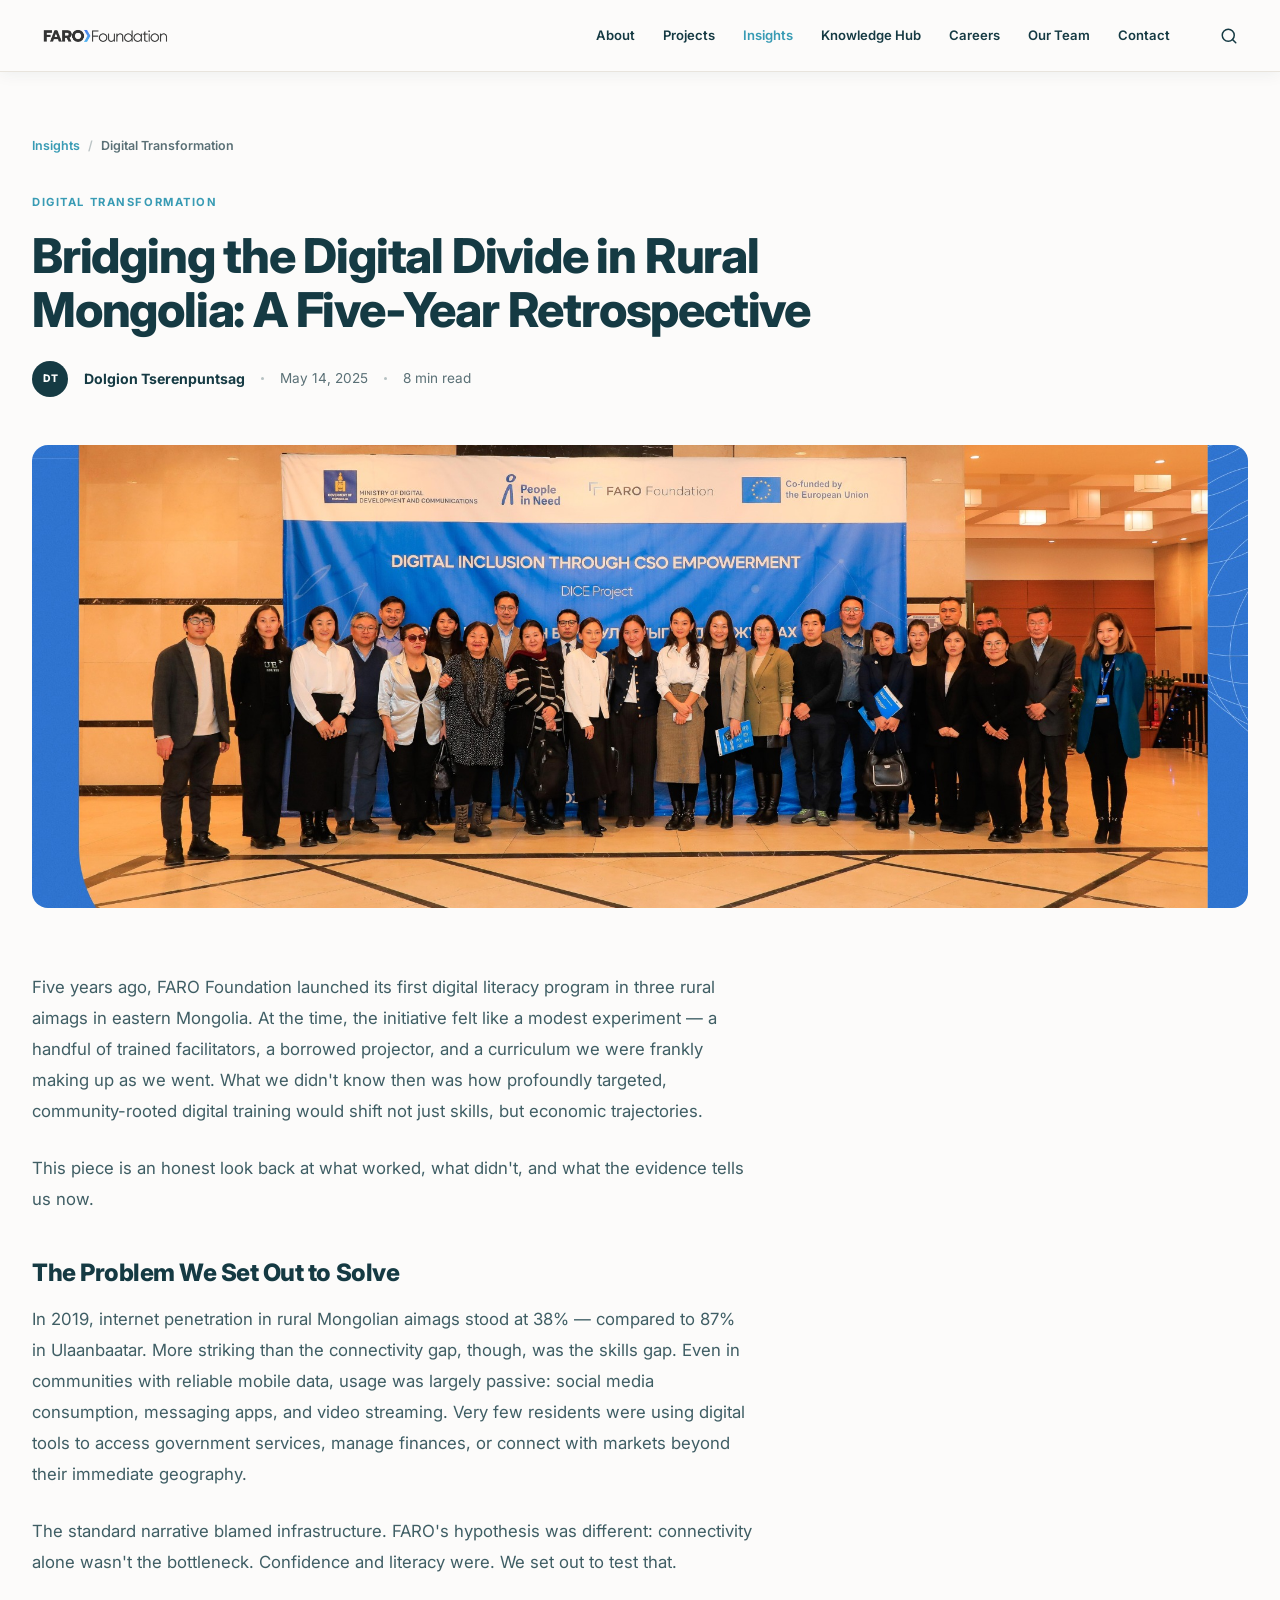
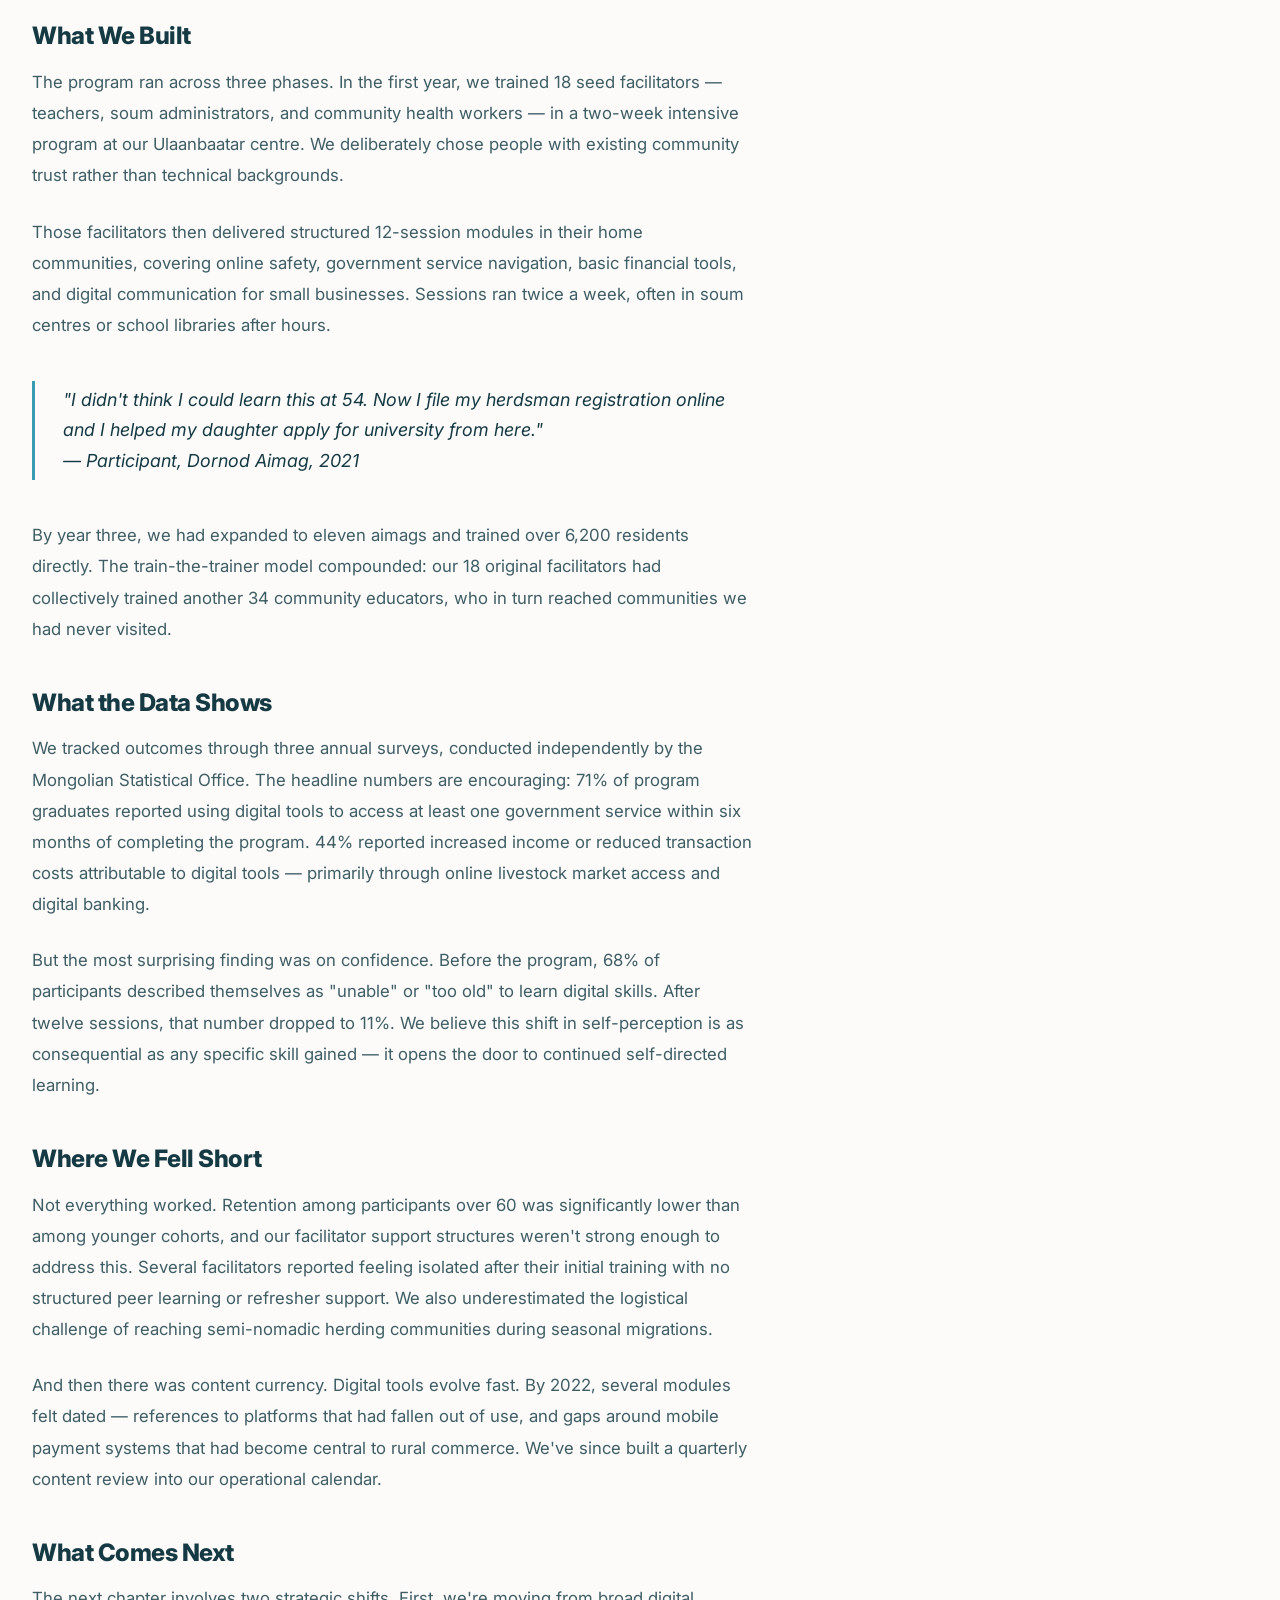
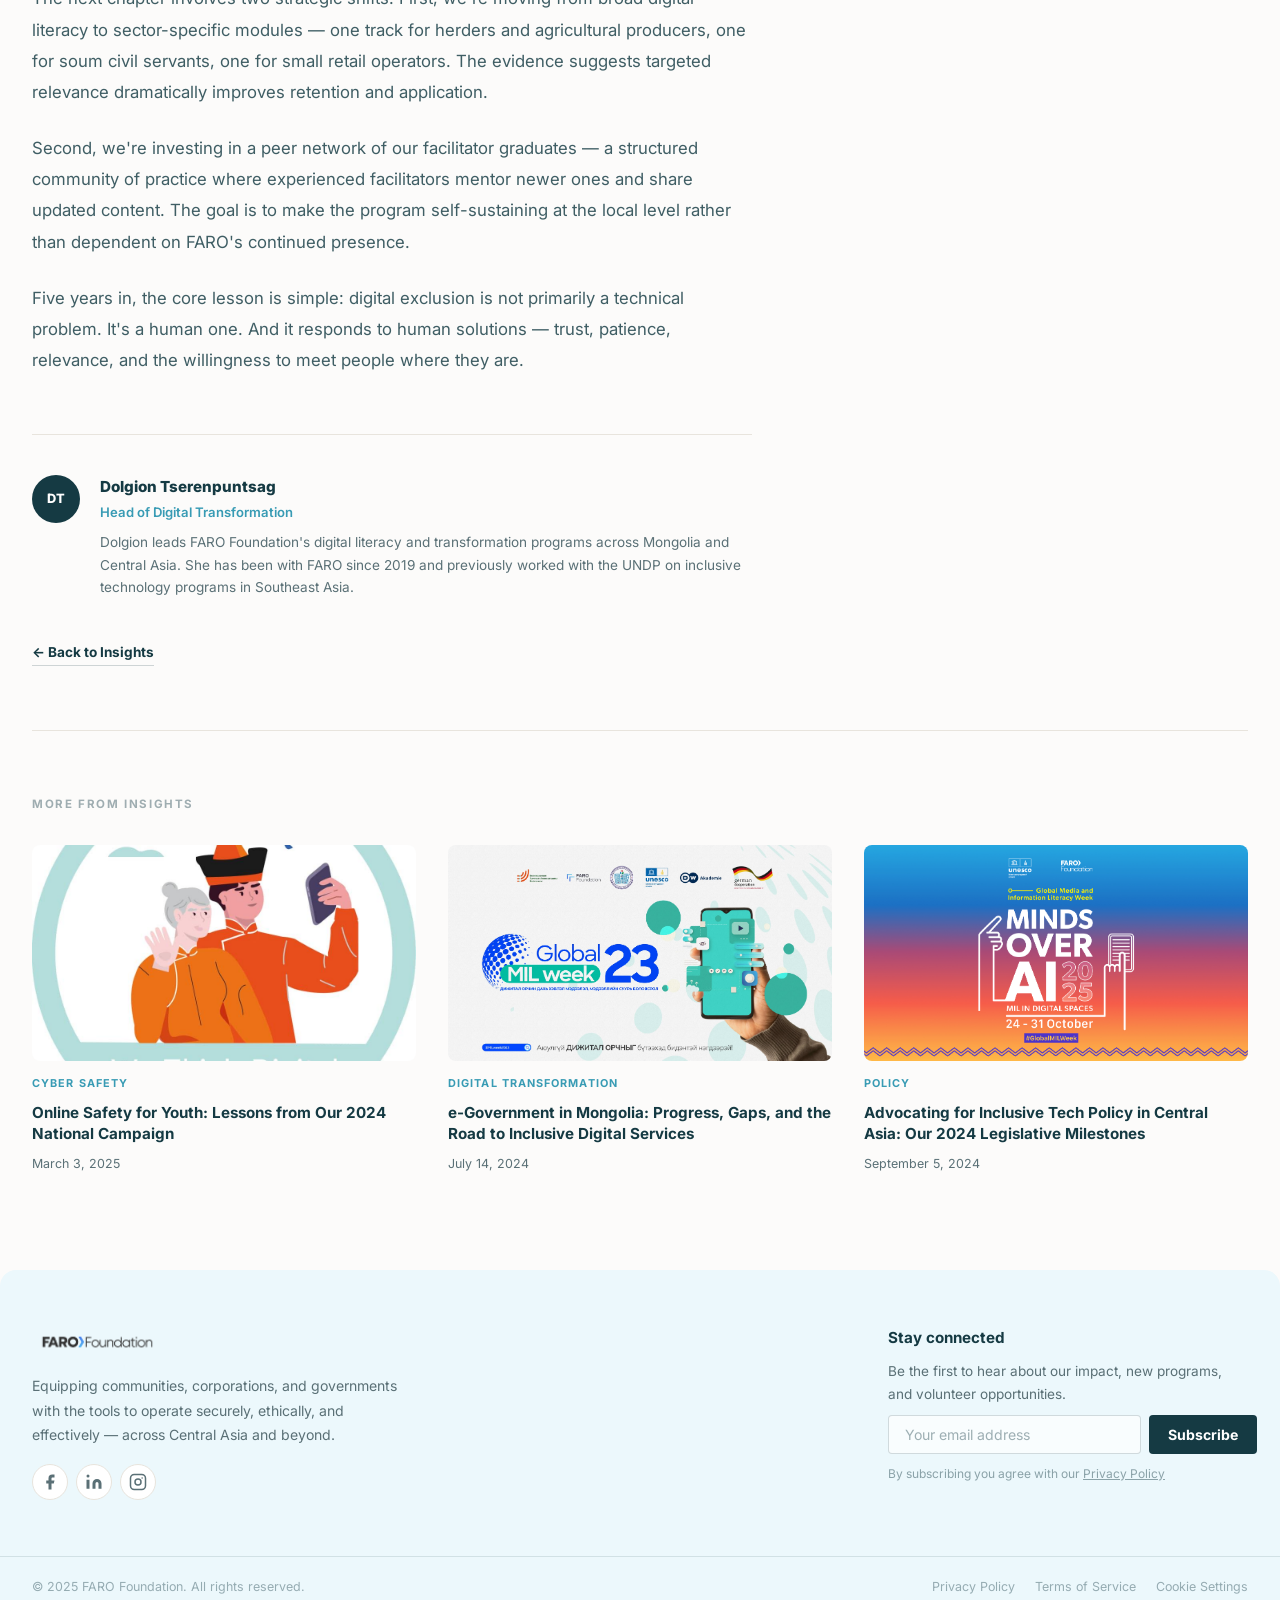
<file: insight.html>
<!DOCTYPE html>
<html lang="en">
<head>
  <meta charset="UTF-8"/>
  <meta name="viewport" content="width=device-width, initial-scale=1.0"/>
  <title>Insights — FARO Foundation</title>
  <link rel="stylesheet" href="style.css"/>
  <link rel="stylesheet" href="article.css"/>
</head>
<body>

<nav class="navbar_component navbar_component--solid" id="navbar">
  <div class="navbar_container">
    <a href="index.html" class="navbar_logo-link"><img src="assets/logos/horizontal/Faro Foundation new logo_horizontal_primary-01 (1).png" alt="FARO Foundation" class="navbar_logo-img"/></a>
    <button class="menu-icon1" id="hamburger" aria-label="Toggle menu"><div class="menu-icon1_line-top"></div><div class="menu-icon1_line-middle"></div><div class="menu-icon1_line-bottom"></div></button>
    <nav class="navbar_menu" id="nav-menu">
      <div class="navbar_menu-links">
        <a href="index.html#home"     class="navbar_link">About</a>
        <a href="index.html#home"     class="navbar_link">Projects</a>
        <a href="index.html#insights" class="navbar_link" style="color:var(--blue)">Insights</a>
        <a href="index.html#hub"      class="navbar_link">Knowledge Hub</a>
        <a href="index.html#careers"  class="navbar_link">Careers</a>
        <a href="index.html#home"     class="navbar_link">Our Team</a>
        <a href="index.html#contact"  class="navbar_link">Contact</a>
      </div>
      <div class="navbar_menu-buttons"><button class="navbar_search" aria-label="Search"><svg width="18" height="18" viewBox="0 0 24 24" fill="none" stroke="currentColor" stroke-width="2" stroke-linecap="round" stroke-linejoin="round"><circle cx="11" cy="11" r="8"/><line x1="21" y1="21" x2="16.65" y2="16.65"/></svg></button></div>
    </nav>
  </div>
</nav>

<!-- ══ ARTICLES ══ -->

<div class="art-section" id="digital-divide">
<div class="art-page"><div class="padding-global"><div class="container-large">
  <div class="art-header">
    <div class="art-breadcrumb"><a href="index.html#insights">Insights</a><span class="art-breadcrumb__sep">/</span><span>Digital Transformation</span></div>
    <div class="art-header__cat">Digital Transformation</div>
    <h1 class="art-header__title">Bridging the Digital Divide in Rural Mongolia: A Five-Year Retrospective</h1>
    <div class="art-header__meta"><div class="art-header__avatar">DT</div><span class="art-header__author">Dolgion Tserenpuntsag</span><div class="art-header__dot"></div><span class="art-header__date">May 14, 2025</span><div class="art-header__dot"></div><span class="art-header__time">8 min read</span></div>
    <img src="Pictures/Impact/481143899_654026450580453_5680787874299543442_n.jpg" alt="" class="art-hero-img"/>
  </div>
  <div class="art-body">
    <p>Five years ago, FARO Foundation launched its first digital literacy program in three rural aimags in eastern Mongolia. At the time, the initiative felt like a modest experiment — a handful of trained facilitators, a borrowed projector, and a curriculum we were frankly making up as we went. What we didn't know then was how profoundly targeted, community-rooted digital training would shift not just skills, but economic trajectories.</p>
    <p>This piece is an honest look back at what worked, what didn't, and what the evidence tells us now.</p>
    <h2>The Problem We Set Out to Solve</h2>
    <p>In 2019, internet penetration in rural Mongolian aimags stood at 38% — compared to 87% in Ulaanbaatar. More striking than the connectivity gap, though, was the skills gap. Even in communities with reliable mobile data, usage was largely passive: social media consumption, messaging apps, and video streaming. Very few residents were using digital tools to access government services, manage finances, or connect with markets beyond their immediate geography.</p>
    <p>The standard narrative blamed infrastructure. FARO's hypothesis was different: connectivity alone wasn't the bottleneck. Confidence and literacy were. We set out to test that.</p>
    <h2>What We Built</h2>
    <p>The program ran across three phases. In the first year, we trained 18 seed facilitators — teachers, soum administrators, and community health workers — in a two-week intensive program at our Ulaanbaatar centre. We deliberately chose people with existing community trust rather than technical backgrounds.</p>
    <p>Those facilitators then delivered structured 12-session modules in their home communities, covering online safety, government service navigation, basic financial tools, and digital communication for small businesses. Sessions ran twice a week, often in soum centres or school libraries after hours.</p>
    <blockquote>"I didn't think I could learn this at 54. Now I file my herdsman registration online and I helped my daughter apply for university from here."<br>— Participant, Dornod Aimag, 2021</blockquote>
    <p>By year three, we had expanded to eleven aimags and trained over 6,200 residents directly. The train-the-trainer model compounded: our 18 original facilitators had collectively trained another 34 community educators, who in turn reached communities we had never visited.</p>
    <h2>What the Data Shows</h2>
    <p>We tracked outcomes through three annual surveys, conducted independently by the Mongolian Statistical Office. The headline numbers are encouraging: 71% of program graduates reported using digital tools to access at least one government service within six months of completing the program. 44% reported increased income or reduced transaction costs attributable to digital tools — primarily through online livestock market access and digital banking.</p>
    <p>But the most surprising finding was on confidence. Before the program, 68% of participants described themselves as "unable" or "too old" to learn digital skills. After twelve sessions, that number dropped to 11%. We believe this shift in self-perception is as consequential as any specific skill gained — it opens the door to continued self-directed learning.</p>
    <h2>Where We Fell Short</h2>
    <p>Not everything worked. Retention among participants over 60 was significantly lower than among younger cohorts, and our facilitator support structures weren't strong enough to address this. Several facilitators reported feeling isolated after their initial training with no structured peer learning or refresher support. We also underestimated the logistical challenge of reaching semi-nomadic herding communities during seasonal migrations.</p>
    <p>And then there was content currency. Digital tools evolve fast. By 2022, several modules felt dated — references to platforms that had fallen out of use, and gaps around mobile payment systems that had become central to rural commerce. We've since built a quarterly content review into our operational calendar.</p>
    <h2>What Comes Next</h2>
    <p>The next chapter involves two strategic shifts. First, we're moving from broad digital literacy to sector-specific modules — one track for herders and agricultural producers, one for soum civil servants, one for small retail operators. The evidence suggests targeted relevance dramatically improves retention and application.</p>
    <p>Second, we're investing in a peer network of our facilitator graduates — a structured community of practice where experienced facilitators mentor newer ones and share updated content. The goal is to make the program self-sustaining at the local level rather than dependent on FARO's continued presence.</p>
    <p>Five years in, the core lesson is simple: digital exclusion is not primarily a technical problem. It's a human one. And it responds to human solutions — trust, patience, relevance, and the willingness to meet people where they are.</p>
  </div>
  <div class="art-author"><div class="art-author__avatar">DT</div><div><div class="art-author__name">Dolgion Tserenpuntsag</div><div class="art-author__role">Head of Digital Transformation</div><p class="art-author__bio">Dolgion leads FARO Foundation's digital literacy and transformation programs across Mongolia and Central Asia. She has been with FARO since 2019 and previously worked with the UNDP on inclusive technology programs in Southeast Asia.</p></div></div>
  <a href="index.html#insights" class="art-back">← Back to Insights</a>
</div></div></div>
<div class="padding-global"><div class="container-large"><div class="art-related"><div class="art-related__heading">More from Insights</div><div class="art-related__grid">
  <a href="insight.html#youth-safety" class="art-related__card"><img src="Pictures/Project/We Think Digital.jpg" alt="" class="art-related__img"/><div class="art-related__cat">Cyber Safety</div><div class="art-related__title">Online Safety for Youth: Lessons from Our 2024 National Campaign</div><div class="art-related__date">March 3, 2025</div></a>
  <a href="insight.html#egovernment" class="art-related__card"><img src="Pictures/Project/GlobalMilweek2023.jpeg" alt="" class="art-related__img"/><div class="art-related__cat">Digital Transformation</div><div class="art-related__title">e-Government in Mongolia: Progress, Gaps, and the Road to Inclusive Digital Services</div><div class="art-related__date">July 14, 2024</div></a>
  <a href="insight.html#tech-policy" class="art-related__card"><img src="Pictures/Project/GlobalMilweek2025.jpg" alt="" class="art-related__img"/><div class="art-related__cat">Policy</div><div class="art-related__title">Advocating for Inclusive Tech Policy in Central Asia: Our 2024 Legislative Milestones</div><div class="art-related__date">September 5, 2024</div></a>
</div></div></div></div>
</div>

<div class="art-section" id="youth-safety">
<div class="art-page"><div class="padding-global"><div class="container-large">
  <div class="art-header">
    <div class="art-breadcrumb"><a href="index.html#insights">Insights</a><span class="art-breadcrumb__sep">/</span><span>Cyber Safety</span></div>
    <div class="art-header__cat">Cyber Safety</div>
    <h1 class="art-header__title">Online Safety for Youth: Lessons from Our 2024 National Campaign</h1>
    <div class="art-header__meta"><div class="art-header__avatar">BM</div><span class="art-header__author">Bayarmaa Munkhbat</span><div class="art-header__dot"></div><span class="art-header__date">March 3, 2025</span><div class="art-header__dot"></div><span class="art-header__time">6 min read</span></div>
    <img src="Pictures/Project/We Think Digital.jpg" alt="" class="art-hero-img"/>
  </div>
  <div class="art-body">
    <p>After reaching 12,000 students across 47 schools during our 2024 national campaign, we sat down to ask the harder question: what actually changed? Not just what we delivered — but what students retained, what behaviors shifted, and what formats made the difference.</p>
    <p>The answer surprised us, and it has reshaped how we're designing our 2025 programs.</p>
    <h2>The Campaign in Brief</h2>
    <p>Launched in February 2024 in partnership with the Ministry of Education, the campaign deployed 23 trained facilitators across public secondary schools in Ulaanbaatar and four provincial centers. Each school received a four-session module covering: identifying misinformation, recognizing online grooming and harassment, data privacy basics, and healthy screen time habits.</p>
    <p>Sessions were co-delivered by a FARO facilitator and a school counselor — a deliberate design choice to give the content institutional ownership within each school.</p>
    <h2>The Finding That Changed Everything</h2>
    <p>When we ran our three-month follow-up assessments, the knowledge retention gap between lecture-format sessions and peer-led discussions was stark. In lecture-format sessions, average retention of key concepts dropped to 31% at three months. In schools where students led at least one session themselves, retention held at 74%.</p>
    <blockquote>"When I had to explain it to others, I had to really understand it myself. That's when it actually stuck."<br>— Grade 10 student, School No. 23, Ulaanbaatar</blockquote>
    <p>Peer-led formats outperformed facilitator-led ones by a ratio of roughly 3:1 on retention. This isn't a new finding in pedagogy, but it was a meaningful confirmation for our specific context and age group.</p>
    <h2>What Schools Reported</h2>
    <p>Teacher feedback was mixed in useful ways. Most appreciated the structured materials and were relieved to have professional facilitators handling sensitive topics like grooming and harassment. Several flagged that the four-session format was too compressed — students needed more time to process between sessions, particularly around cyberbullying content that touched close to personal experiences.</p>
    <p>Three schools reported students proactively disclosing incidents of online harassment following the sessions — something counselors said had rarely happened through standard reporting channels. This was both a success and a signal that our facilitators needed better training in trauma-informed responses.</p>
    <h2>What We're Changing for 2025</h2>
    <p>The 2025 program expands to six sessions per school. The additional time is not more content — it's more space. Structured reflection exercises, peer discussion, and student-led presentations now take up roughly 40% of total session time.</p>
    <p>We're also training a second tier of facilitators specifically for trauma-informed disclosure handling, and partnering with the National Center for Mental Health to create a direct referral pathway for students who come forward during sessions.</p>
    <p>The campaign is also going offline. In 2025, we're piloting radio-based content in three aimags where school infrastructure limits in-person delivery. Paired with printed take-home materials, the goal is to reach students and their families together.</p>
  </div>
  <div class="art-author"><div class="art-author__avatar">BM</div><div><div class="art-author__name">Bayarmaa Munkhbat</div><div class="art-author__role">Program Lead, Youth &amp; Cyber Safety</div><p class="art-author__bio">Bayarmaa designs and leads FARO's youth-focused digital safety programs. She holds a master's in educational psychology and has worked with UNICEF Mongolia on child protection initiatives since 2017.</p></div></div>
  <a href="index.html#insights" class="art-back">← Back to Insights</a>
</div></div></div>
<div class="padding-global"><div class="container-large"><div class="art-related"><div class="art-related__heading">More from Insights</div><div class="art-related__grid">
  <a href="insight.html#cyberbullying" class="art-related__card"><img src="Pictures/Impact/481466073_654026757247089_5278345363492334462_n.jpg" alt="" class="art-related__img"/><div class="art-related__cat">Cyber Safety</div><div class="art-related__title">Cyberbullying in Mongolia: Prevalence, Impact, and What Schools Can Do Today</div><div class="art-related__date">May 30, 2024</div></a>
  <a href="insight.html#digital-divide" class="art-related__card"><img src="Pictures/Impact/481143899_654026450580453_5680787874299543442_n.jpg" alt="" class="art-related__img"/><div class="art-related__cat">Digital Transformation</div><div class="art-related__title">Bridging the Digital Divide in Rural Mongolia: A Five-Year Retrospective</div><div class="art-related__date">May 14, 2025</div></a>
  <a href="insight.html#tech-policy" class="art-related__card"><img src="Pictures/Project/GlobalMilweek2025.jpg" alt="" class="art-related__img"/><div class="art-related__cat">Policy</div><div class="art-related__title">Advocating for Inclusive Tech Policy in Central Asia: Our 2024 Legislative Milestones</div><div class="art-related__date">September 5, 2024</div></a>
</div></div></div></div>
</div>

<div class="art-section" id="esg-smes">
<div class="art-page"><div class="padding-global"><div class="container-large">
  <div class="art-header">
    <div class="art-breadcrumb"><a href="index.html#insights">Insights</a><span class="art-breadcrumb__sep">/</span><span>ESG</span></div>
    <div class="art-header__cat">ESG</div>
    <h1 class="art-header__title">ESG Frameworks for Mongolian SMEs: A Practical Step-by-Step Guide</h1>
    <div class="art-header__meta"><div class="art-header__avatar">SB</div><span class="art-header__author">Saruul Batbold</span><div class="art-header__dot"></div><span class="art-header__date">January 20, 2025</span><div class="art-header__dot"></div><span class="art-header__time">5 min read</span></div>
    <img src="Pictures/Project/Dice.jpg" alt="" class="art-hero-img"/>
  </div>
  <div class="art-body">
    <p>Environmental, Social, and Governance reporting is no longer optional for Mongolian businesses seeking international partnerships, foreign investment, or government contracts. But for most small and medium enterprises, the frameworks remain dauntingly abstract. GRI, SASB, UN SDGs — the alphabet soup alone is enough to close the browser tab.</p>
    <p>This piece cuts through the jargon. Here is what ESG actually means for a Mongolian SME, what you need to report on, and where to start.</p>
    <h2>Why ESG Has Reached Mongolia</h2>
    <p>Several converging pressures have brought ESG to the forefront for Mongolian businesses. The Development Bank of Mongolia now requires basic environmental and social disclosure for loans above MNT 500 million. Several major international buyers — particularly in the cashmere and mineral processing sectors — have introduced supplier ESG requirements as part of procurement due diligence. And Mongolia's membership in international development frameworks increasingly ties investment to sustainability performance.</p>
    <p>The question is no longer whether to engage with ESG. It's how to do so without a dedicated sustainability team or a large compliance budget.</p>
    <h2>Step 1: Understand What You're Already Doing</h2>
    <p>Most Mongolian SMEs are already doing things that count as ESG — they just aren't documenting or framing them that way. Regular employee training is a social metric. Energy consumption tracking is an environmental one. Board meeting minutes that record governance decisions are governance documentation.</p>
    <p>Before buying any reporting software or hiring a consultant, spend two weeks conducting an internal ESG inventory. Walk through your operations with three questions: What is our impact on the environment? How do we treat our people and our community? How are decisions made and who is accountable?</p>
    <h2>Step 2: Choose Your Framework</h2>
    <p>For most Mongolian SMEs, we recommend starting with the GRI Standards — specifically the GRI Universal Standards, which apply to all organisations regardless of size or sector. GRI is the most widely recognised framework globally, has Mongolian-language guidance available, and scales from basic to comprehensive reporting depending on your capacity.</p>
    <p>If you operate in a specific sector — mining, textiles, food processing — supplement GRI with the relevant SASB industry standard, which provides sector-specific metrics that investors and buyers in your industry will recognise.</p>
    <h2>Step 3: Pick Three Metrics and Measure Them</h2>
    <p>The most common mistake first-time reporters make is trying to measure everything at once. Don't. Pick three metrics — one environmental, one social, one governance — and measure them rigorously for twelve months before expanding your scope.</p>
    <p>Practical starting points: energy consumption per unit of output (E), employee turnover rate and reasons for departure (S), and number of board or management meetings with documented minutes (G). These are achievable, meaningful, and directly comparable to peer benchmarks.</p>
    <blockquote>The goal is not a perfect ESG score. The goal is a credible, improving trajectory over time.</blockquote>
    <p>Report what you measured, acknowledge what you didn't measure yet, and set specific targets for the next reporting period. That progression is the story investors and partners actually want to read.</p>
    <h2>Resources to Get Started</h2>
    <p>FARO Foundation's ESG Starter Pack for Mongolian Corporations is available for free download from our Knowledge Hub. It includes a self-assessment template, a GRI-aligned reporting framework adapted for the Mongolian business context, and a glossary of key terms in both English and Mongolian. We also run quarterly ESG capacity-building workshops in Ulaanbaatar — contact us to join the next cohort.</p>
  </div>
  <div class="art-author"><div class="art-author__avatar">SB</div><div><div class="art-author__name">Saruul Batbold</div><div class="art-author__role">ESG &amp; Sustainability Lead</div><p class="art-author__bio">Saruul leads FARO's ESG capacity-building programs for the private sector. She holds a master's in sustainable business from the University of Edinburgh and advises the Mongolian National Chamber of Commerce on sustainability disclosure standards.</p></div></div>
  <a href="index.html#insights" class="art-back">← Back to Insights</a>
</div></div></div>
<div class="padding-global"><div class="container-large"><div class="art-related"><div class="art-related__heading">More from Insights</div><div class="art-related__grid">
  <a href="insight.html#annual-report" class="art-related__card"><img src="Pictures/Main/home page picture.png" alt="" class="art-related__img"/><div class="art-related__cat">Impact Report</div><div class="art-related__title">FARO Foundation Annual Impact Report 2024</div><div class="art-related__date">August 28, 2024</div></a>
  <a href="insight.html#digital-health" class="art-related__card"><img src="Pictures/Impact/481190315_654026440580454_2040258905036989845_n.jpg" alt="" class="art-related__img"/><div class="art-related__cat">Public Health</div><div class="art-related__title">Digital Tools in Public Health: Five Case Studies from Mongolia's Remote Aimags</div><div class="art-related__date">November 11, 2024</div></a>
  <a href="insight.html#tech-policy" class="art-related__card"><img src="Pictures/Project/GlobalMilweek2025.jpg" alt="" class="art-related__img"/><div class="art-related__cat">Policy</div><div class="art-related__title">Advocating for Inclusive Tech Policy in Central Asia: Our 2024 Legislative Milestones</div><div class="art-related__date">September 5, 2024</div></a>
</div></div></div></div>
</div>

<div class="art-section" id="digital-health">
<div class="art-page"><div class="padding-global"><div class="container-large">
  <div class="art-header">
    <div class="art-breadcrumb"><a href="index.html#insights">Insights</a><span class="art-breadcrumb__sep">/</span><span>Public Health</span></div>
    <div class="art-header__cat">Public Health</div>
    <h1 class="art-header__title">Digital Tools in Public Health: Five Case Studies from Mongolia's Remote Aimags</h1>
    <div class="art-header__meta"><div class="art-header__avatar">OG</div><span class="art-header__author">Oyungerel Gantulga</span><div class="art-header__dot"></div><span class="art-header__date">November 11, 2024</span><div class="art-header__dot"></div><span class="art-header__time">7 min read</span></div>
    <img src="Pictures/Impact/481190315_654026440580454_2040258905036989845_n.jpg" alt="" class="art-hero-img"/>
  </div>
  <div class="art-body">
    <p>Mobile health clinics equipped with telemedicine capabilities are reaching patients in eastern Mongolia who previously travelled six hours for a specialist consultation. In Zavkhan, a community health worker now uses a tablet-based decision support tool to guide first-response care for obstetric emergencies. In Bayan-Ölgii, tuberculosis screening data is transmitted in real time to the provincial health bureau — reducing reporting lag from weeks to hours.</p>
    <p>These are not pilot programs with special funding and exceptional circumstances. They are five ordinary interventions, running on modest budgets, that FARO Foundation documented over eighteen months. Here is what they teach us.</p>
    <h2>Case 1: Telemedicine in Dornod</h2>
    <p>The Dornod mobile clinic program connects two roving health units with a specialist team in Ulaanbaatar via a low-bandwidth video consultation platform. Since launch in March 2023, the units have conducted 1,840 consultations, of which 23% were referred for further specialist care that would previously have required the patient to travel to the capital.</p>
    <p>The critical enabler was not the technology — it was the six-week training program for soum health workers on when and how to use the system. Technology without trained users is hardware gathering dust.</p>
    <h2>Case 2: Obstetric Emergency Support in Zavkhan</h2>
    <p>Maternal mortality in rural Mongolian aimags remains nearly four times higher than in Ulaanbaatar, largely due to delayed recognition of complications and inadequate first-response protocols. A decision support application — essentially a structured checklist with triage guidance — deployed on community health worker tablets has reduced average response time to obstetric emergencies in three target soums by 34%.</p>
    <blockquote>"I used to feel panicked and alone when a complication happened at night. Now I have something telling me exactly what to check and in what order."<br>— Community health worker, Zavkhan Aimag</blockquote>
    <h2>Case 3–5: TB Surveillance, Mental Health Screening, Vaccination Reminders</h2>
    <p>A real-time TB case reporting system in Bayan-Ölgii reduced provincial response lag from weeks to 48 hours. A validated mental health screening tool deployed in schools and primary care settings in Arkhangai identified 312 individuals for follow-up care in its first year — approximately 60% of whom had never accessed any form of mental health support previously. And a simple SMS vaccination reminder system in Selenge reduced missed childhood appointments by 41% at a cost of approximately MNT 180 per child reached.</p>
    <h2>What Connects Them</h2>
    <p>Across all five cases, the common factor in success was not sophistication of technology — it was appropriateness. Each tool was designed for the actual connectivity, literacy, and workflow conditions of its users, not for an idealised version of those conditions. In several cases, the deciding factor was whether health workers were involved in designing the tool, not just trained to use it afterwards.</p>
    <p>The lesson for digital health in low-resource settings is consistent: start with the human problem, not the technological solution. The technology is a means, not an end.</p>
  </div>
  <div class="art-author"><div class="art-author__avatar">OG</div><div><div class="art-author__name">Oyungerel Gantulga</div><div class="art-author__role">Head of Public Health Programs</div><p class="art-author__bio">Oyungerel leads FARO's public health portfolio with a focus on digital health integration and rural health capacity. She previously worked with the World Health Organization and the Mongolian Ministry of Health on health system strengthening programs.</p></div></div>
  <a href="index.html#insights" class="art-back">← Back to Insights</a>
</div></div></div>
<div class="padding-global"><div class="container-large"><div class="art-related"><div class="art-related__heading">More from Insights</div><div class="art-related__grid">
  <a href="insight.html#digital-divide" class="art-related__card"><img src="Pictures/Impact/481143899_654026450580453_5680787874299543442_n.jpg" alt="" class="art-related__img"/><div class="art-related__cat">Digital Transformation</div><div class="art-related__title">Bridging the Digital Divide in Rural Mongolia</div><div class="art-related__date">May 14, 2025</div></a>
  <a href="insight.html#tech-policy" class="art-related__card"><img src="Pictures/Project/GlobalMilweek2025.jpg" alt="" class="art-related__img"/><div class="art-related__cat">Policy</div><div class="art-related__title">Advocating for Inclusive Tech Policy in Central Asia</div><div class="art-related__date">September 5, 2024</div></a>
  <a href="insight.html#annual-report" class="art-related__card"><img src="Pictures/Main/home page picture.png" alt="" class="art-related__img"/><div class="art-related__cat">Impact Report</div><div class="art-related__title">FARO Foundation Annual Impact Report 2024</div><div class="art-related__date">August 28, 2024</div></a>
</div></div></div></div>
</div>

<div class="art-section" id="tech-policy">
<div class="art-page"><div class="padding-global"><div class="container-large">
  <div class="art-header">
    <div class="art-breadcrumb"><a href="index.html#insights">Insights</a><span class="art-breadcrumb__sep">/</span><span>Policy</span></div>
    <div class="art-header__cat">Policy</div>
    <h1 class="art-header__title">Advocating for Inclusive Tech Policy in Central Asia: Our 2024 Legislative Milestones</h1>
    <div class="art-header__meta"><div class="art-header__avatar">TN</div><span class="art-header__author">Tserenpuntsag Norov</span><div class="art-header__dot"></div><span class="art-header__date">September 5, 2024</span><div class="art-header__dot"></div><span class="art-header__time">9 min read</span></div>
    <img src="Pictures/Project/GlobalMilweek2025.jpg" alt="" class="art-hero-img"/>
  </div>
  <div class="art-body">
    <p>Policy change is slow. Anyone who has spent time in legislative corridors knows this — and in Central Asia, where digital governance frameworks are still taking shape, the pace can feel glacial. Yet 2024 marked something of an inflection point for FARO Foundation's advocacy work. Across three countries — Mongolia, Kazakhstan, and Uzbekistan — we saw concrete legislative movement on issues that civil society has been raising for years. This piece is our honest account of what happened, why it matters, and what remains unfinished.</p>
    <p>FARO's policy engagement began in earnest in 2021, when it became clear that technical programs alone could not close the gaps we were seeing. Digital literacy training was hitting real limits when the legal framework around online safety, data protection, and service access was either absent or actively harmful. We needed a seat at the table where the rules were being written.</p>
    <h2>Mongolia's First Digital Safety Bill</h2>
    <p>The most significant development of 2024 was the passage of Mongolia's Law on Digital Security and Online Protection — the first piece of legislation in the country's history to explicitly address child online safety, cyberbullying, and mandatory data breach notification for public institutions. FARO's policy team submitted formal written comments during three separate consultation rounds and provided technical input to the Parliamentary Standing Committee on Digital Development.</p>
    <p>The bill was not everything we hoped for. An early draft included provisions for mandatory content filtering that we argued — successfully — were too broad and would disproportionately affect access to educational and civil society content. A provision requiring platforms to appoint local representatives within sixty days was weakened to a voluntary framework under pressure from technology industry lobbying. These are real losses. But the bill's core protections are now law.</p>
    <blockquote>"Civil society organisations like FARO brought evidence to this process that we simply did not have internally. Their submissions on child online protection standards were among the most technically rigorous we received during the entire consultation."<br>— Member of Parliament, Standing Committee on Digital Development, Mongolia</blockquote>
    <h2>The UNICEF Child Online Protection Advisory</h2>
    <p>In parallel with domestic advocacy, FARO was invited to contribute to UNICEF's Central Asia regional advisory process on child online protection standards. The process, which ran from January through June 2024, brought together government representatives from six countries, UN agencies, and civil society organisations to develop a regional framework that individual governments could adapt into domestic law.</p>
    <p>Our contribution focused on two areas where we felt the draft framework was underspecified. First, the framework's provisions on age verification were technically aspirational but practically unworkable for the majority of the region's lower-income households. We argued for a risk-based approach to age-appropriate design rather than hard verification gates, and this framing was largely adopted in the final framework document.</p>
    <p>Second, we pushed back against language that placed the burden of digital safety primarily on parents and guardians. The final framework included stronger language around platform-level obligations and school-based education as co-equal pillars alongside family responsibility.</p>
    <h2>Engagement Strategy and What We Learned</h2>
    <p>Our advocacy approach in 2024 leaned heavily on three principles: evidence-first, relationship-maintained, and timing-aware. We learned early that submitting technically rigorous consultation documents matters less than building working relationships with committee staffers and ministry officials well before any consultation process opens. The window to influence legislation is long before the formal comment period. By the time a bill reaches public consultation, most of the hard decisions have already been made.</p>
    <p>We invested significantly in translating our program evidence into policy language. The data from our digital literacy programs — particularly the rural survey data gathered in partnership with the Mongolian Statistical Office — was cited in parliamentary committee reports in a way that purely normative advocacy rarely achieves.</p>
    <p>Looking toward 2025, our priorities are implementation monitoring in Mongolia, deepening our engagement with the Kazakhstan Digital Development Ministry on SME digital policy, and contributing to UNICEF's follow-up work on translating the regional framework into national action plans. None of this is fast work. But 2024 demonstrated that it is consequential work.</p>
  </div>
  <div class="art-author"><div class="art-author__avatar">TN</div><div><div class="art-author__name">Tserenpuntsag Norov</div><div class="art-author__role">Policy &amp; Advocacy Director</div><p class="art-author__bio">Tserenpuntsag leads FARO's policy engagement across Mongolia, Kazakhstan, and Uzbekistan. She previously advised the UNICEF Central Asia regional office on child online protection legislation.</p></div></div>
  <a href="index.html#insights" class="art-back">← Back to Insights</a>
</div></div></div>
<div class="padding-global"><div class="container-large"><div class="art-related"><div class="art-related__heading">More from Insights</div><div class="art-related__grid">
  <a href="insight.html#digital-divide" class="art-related__card"><img src="Pictures/Impact/481143899_654026450580453_5680787874299543442_n.jpg" alt="" class="art-related__img"/><div class="art-related__cat">Digital Transformation</div><div class="art-related__title">Bridging the Digital Divide in Rural Mongolia</div><div class="art-related__date">May 14, 2025</div></a>
  <a href="insight.html#youth-safety" class="art-related__card"><img src="Pictures/Project/We Think Digital.jpg" alt="" class="art-related__img"/><div class="art-related__cat">Cyber Safety</div><div class="art-related__title">Online Safety for Youth: 2024 National Campaign</div><div class="art-related__date">March 3, 2025</div></a>
  <a href="insight.html#annual-report" class="art-related__card"><img src="Pictures/Main/home page picture.png" alt="" class="art-related__img"/><div class="art-related__cat">Impact Report</div><div class="art-related__title">FARO Foundation Annual Impact Report 2024</div><div class="art-related__date">August 28, 2024</div></a>
</div></div></div></div>
</div>

<div class="art-section" id="annual-report">
<div class="art-page"><div class="padding-global"><div class="container-large">
  <div class="art-header">
    <div class="art-breadcrumb"><a href="index.html#insights">Insights</a><span class="art-breadcrumb__sep">/</span><span>Impact Report</span></div>
    <div class="art-header__cat">Impact Report</div>
    <h1 class="art-header__title">FARO Foundation Annual Impact Report 2024: Metrics, Milestones &amp; What Comes Next</h1>
    <div class="art-header__meta"><div class="art-header__avatar">FF</div><span class="art-header__author">FARO Editorial Team</span><div class="art-header__dot"></div><span class="art-header__date">August 28, 2024</span><div class="art-header__dot"></div><span class="art-header__time">12 min read</span></div>
    <img src="Pictures/Main/home page picture.png" alt="" class="art-hero-img"/>
  </div>
  <div class="art-body">
    <p>Every organisation producing an impact report faces a temptation: to lead with the wins and footnote the shortfalls. We've made a deliberate choice this year to resist that. What follows is an honest account of FARO Foundation's 2024 program year — the numbers we're proud of, the targets we missed, the partnerships that exceeded our expectations, and the strategic decisions that will define our next chapter.</p>
    <h2>The Numbers: What We Did and What It Cost</h2>
    <p>In 2024, FARO Foundation ran 38 active programs across Mongolia, Kazakhstan, and Uzbekistan. Those programs collectively reached 65,000 direct beneficiaries — individuals who participated in at least one FARO-delivered training, consultation, advocacy event, or service access session. This represents a 22% increase over our 2023 figure of 53,200 and brings our cumulative reach since 2015 to approximately 280,000 individuals.</p>
    <p>Our total program expenditure for the year was MNT 2.3 billion (approximately USD 660,000 at average 2024 exchange rates). Of that, 74% was spent directly on program delivery. Administrative and overhead costs accounted for 14%, and fundraising and communications for the remaining 12%. Cost per beneficiary came to MNT 35,400 — down 8% from the prior year, driven primarily by efficiency gains in our train-the-trainer model.</p>
    <p>We secured 14 new institutional partnerships in 2024, including our first formal agreements with private sector entities: a digital skills partnership with a Mongolian telecommunications company and an ESG capacity-building contract with a mining sector consortium.</p>
    <h2>Milestones That Mattered</h2>
    <p>The passage of Mongolia's Law on Digital Security and Online Protection was the single most significant external milestone of 2024. Our digital literacy programs expanded into three new aimags — Bayan-Ölgii, Khovsgol, and Gobi-Altai. We launched our first dedicated ESG capacity program for SMEs in Ulaanbaatar, enrolling 340 businesses in a six-month curriculum. Our youth cyber safety campaign reached over 18,000 students across 94 schools, with independent evaluation showing statistically significant improvements in students' ability to identify phishing attempts, evaluate source credibility, and recognise manipulative online content.</p>
    <blockquote>"What FARO has built is not a project — it's an institution. When I look at the cumulative reach, the policy footprint, and the depth of community trust they've earned over a decade, I see an organisation that is genuinely shaping Mongolia's digital future."<br>— Executive Director, FARO Foundation</blockquote>
    <h2>Where We Fell Short</h2>
    <p>We had set a target of 75,000 direct beneficiaries for 2024. We reached 65,000. The shortfall was concentrated in two areas. First, our Kazakhstan expansion moved more slowly than planned: bureaucratic delays in registering a local entity pushed our program launch back by five months. Second, our digital health literacy pilot underperformed against its enrollment targets — post-hoc analysis suggests we misjudged the promotional channel mix in communities where health information is primarily accessed through community health workers and local radio.</p>
    <p>We also need to be transparent about a governance matter. In mid-2024, a discrepancy was identified in expense reporting from one of our sub-grant partners. The amount involved was modest (MNT 4.2 million), the issue appears to have been administrative rather than intentional, and it was resolved through repayment and a revised financial control agreement.</p>
    <p>Our staff retention rate in 2024 was 81% — below our target of 88%. Exit interviews identified career development pathways as the primary concern. We are responding with a new internal learning programme and a revised salary benchmarking exercise.</p>
    <h2>What 2025 Looks Like</h2>
    <p>Our strategic priorities for 2025 are organised around three themes: consolidation (deepening program quality rather than expanding geographies), institutional development (investing in our internal systems and staff development), and policy translation (monitoring the implementation of Mongolia's new digital safety law and contributing to UNICEF's Central Asia framework process).</p>
    <p>We are grateful to the communities, partners, and funders whose trust makes this work possible. We are especially grateful for the ones who ask hard questions. That scrutiny is what keeps organisations like ours honest, and honest organisations do better work.</p>
  </div>
  <div class="art-author"><div class="art-author__avatar">FF</div><div><div class="art-author__name">FARO Editorial Team</div><div class="art-author__role">Editorial Team</div><p class="art-author__bio">FARO Foundation's editorial team compiles annual impact reporting in collaboration with program leads, the finance team, and independent evaluators. The 2024 report was reviewed by the Board of Directors prior to publication.</p></div></div>
  <a href="index.html#insights" class="art-back">← Back to Insights</a>
</div></div></div>
<div class="padding-global"><div class="container-large"><div class="art-related"><div class="art-related__heading">More from Insights</div><div class="art-related__grid">
  <a href="insight.html#digital-divide" class="art-related__card"><img src="Pictures/Impact/481143899_654026450580453_5680787874299543442_n.jpg" alt="" class="art-related__img"/><div class="art-related__cat">Digital Transformation</div><div class="art-related__title">Bridging the Digital Divide in Rural Mongolia</div><div class="art-related__date">May 14, 2025</div></a>
  <a href="insight.html#esg-smes" class="art-related__card"><img src="Pictures/Project/Dice.jpg" alt="" class="art-related__img"/><div class="art-related__cat">ESG</div><div class="art-related__title">ESG Frameworks for Mongolian SMEs</div><div class="art-related__date">January 2025</div></a>
  <a href="insight.html#tech-policy" class="art-related__card"><img src="Pictures/Project/GlobalMilweek2025.jpg" alt="" class="art-related__img"/><div class="art-related__cat">Policy</div><div class="art-related__title">Advocating for Inclusive Tech Policy in Central Asia</div><div class="art-related__date">September 5, 2024</div></a>
</div></div></div></div>
</div>

<div class="art-section" id="egovernment">
<div class="art-page"><div class="padding-global"><div class="container-large">
  <div class="art-header">
    <div class="art-breadcrumb"><a href="index.html#insights">Insights</a><span class="art-breadcrumb__sep">/</span><span>Digital Transformation</span></div>
    <div class="art-header__cat">Digital Transformation</div>
    <h1 class="art-header__title">e-Government in Mongolia: Progress, Gaps, and the Road to Inclusive Digital Services</h1>
    <div class="art-header__meta"><div class="art-header__avatar">DT</div><span class="art-header__author">Dolgion Tserenpuntsag</span><div class="art-header__dot"></div><span class="art-header__date">July 14, 2024</span><div class="art-header__dot"></div><span class="art-header__time">6 min read</span></div>
    <img src="Pictures/Project/GlobalMilweek2023.jpeg" alt="" class="art-hero-img"/>
  </div>
  <div class="art-body">
    <p>Mongolia's e-government journey is, by most measures, a genuine success story — and also an unfinished one. The national e-government portal today hosts over 210 public services, up from just 34 when the platform launched in 2019. Citizens can renew vehicle registration, apply for social welfare transfers, obtain business licences, and access land registry records without setting foot in a government building. In Ulaanbaatar, uptake has been substantial. Outside the capital, the picture is far more complicated.</p>
    <h2>The Progress Is Real</h2>
    <p>The e-Mongolia platform consolidates services that were previously spread across dozens of disconnected ministry portals. The current unified system, despite its limitations, is meaningfully better than what preceded it. The Ministry of Digital Development reports that e-Mongolia processed 4.7 million service transactions in 2023 — a 340% increase over 2020. Satisfaction surveys among urban users are reasonably positive: 67% of Ulaanbaatar residents who used the platform in the past year rated it "somewhat" or "very" easy to use.</p>
    <h2>The Gaps Are Structural</h2>
    <p>The problem is that the third of the population for whom e-government is working is largely the third that needed it least — the urban, educated, and digitally confident. FARO's field research identified three structural barriers that consistently emerge: infrastructure (patchy mobile data coverage outside major soum centres), literacy (the platform assumes a baseline of digital experience that is not universal), and trust.</p>
    <blockquote>"I tried to use it for my livestock registration. The page kept loading and then gave an error. I went to the soum office instead and it took an hour but at least I know it was done. With the phone, I'm never sure."<br>— Herder, Arkhangai Aimag, interviewed April 2024</blockquote>
    <p>In our field interviews, a recurring theme among non-users was not inability but reluctance. Concerns about data security, about making irreversible errors without a human official present, and about the reliability of digital records compared to physical stamps and signatures were consistently cited. This is not irrational caution — it reflects lived experience with institutional unreliability.</p>
    <h2>What Needs to Change</h2>
    <p>Closing the e-government gap requires action on all three barriers simultaneously — and it requires acknowledging that technology alone will not solve the problem. FARO's recommendation, grounded in our program experience, is a "digital accompaniment" model at the soum level: trained community digital assistants who can help residents navigate e-government services, answer questions in person, and build the confidence that eventually leads to independent use. Versions of this have been deployed effectively in Estonia, South Korea, and Kyrgyzstan.</p>
    <p>The platform itself also needs continued investment in accessibility — simplified pathways for the most high-volume services, offline-capable features for low-connectivity environments, and user testing that deliberately includes older rural residents. Mongolia's e-government progress is real and worth recognising. Making it equitable will require the same sustained investment applied now to the harder problem of reaching the citizens who have not yet been reached.</p>
  </div>
  <div class="art-author"><div class="art-author__avatar">DT</div><div><div class="art-author__name">Dolgion Tserenpuntsag</div><div class="art-author__role">Head of Digital Transformation</div><p class="art-author__bio">Dolgion leads FARO Foundation's digital literacy and transformation programs across Mongolia and Central Asia. She has been with FARO since 2019 and previously worked with the UNDP on inclusive technology programs in Southeast Asia.</p></div></div>
  <a href="index.html#insights" class="art-back">← Back to Insights</a>
</div></div></div>
<div class="padding-global"><div class="container-large"><div class="art-related"><div class="art-related__heading">More from Insights</div><div class="art-related__grid">
  <a href="insight.html#digital-divide" class="art-related__card"><img src="Pictures/Impact/481143899_654026450580453_5680787874299543442_n.jpg" alt="" class="art-related__img"/><div class="art-related__cat">Digital Transformation</div><div class="art-related__title">Bridging the Digital Divide in Rural Mongolia</div><div class="art-related__date">May 14, 2025</div></a>
  <a href="insight.html#youth-safety" class="art-related__card"><img src="Pictures/Project/We Think Digital.jpg" alt="" class="art-related__img"/><div class="art-related__cat">Cyber Safety</div><div class="art-related__title">Online Safety for Youth: 2024 National Campaign</div><div class="art-related__date">March 3, 2025</div></a>
  <a href="insight.html#tech-policy" class="art-related__card"><img src="Pictures/Project/GlobalMilweek2025.jpg" alt="" class="art-related__img"/><div class="art-related__cat">Policy</div><div class="art-related__title">Advocating for Inclusive Tech Policy in Central Asia</div><div class="art-related__date">September 5, 2024</div></a>
</div></div></div></div>
</div>

<div class="art-section" id="cyberbullying">
<div class="art-page"><div class="padding-global"><div class="container-large">
  <div class="art-header">
    <div class="art-breadcrumb"><a href="index.html#insights">Insights</a><span class="art-breadcrumb__sep">/</span><span>Cyber Safety</span></div>
    <div class="art-header__cat">Cyber Safety</div>
    <h1 class="art-header__title">Cyberbullying in Mongolia: Prevalence, Impact, and What Schools Can Do Today</h1>
    <div class="art-header__meta"><div class="art-header__avatar">BM</div><span class="art-header__author">Bayarmaa Munkhbat</span><div class="art-header__dot"></div><span class="art-header__date">May 30, 2024</span><div class="art-header__dot"></div><span class="art-header__time">5 min read</span></div>
    <img src="Pictures/Impact/481466073_654026757247089_5278345363492334462_n.jpg" alt="" class="art-hero-img"/>
  </div>
  <div class="art-body">
    <p>In the spring of 2024, FARO Foundation completed the largest survey of student online experiences ever conducted in Mongolia. We reached 3,200 students across 47 schools in Ulaanbaatar and four rural aimags — ages 11 to 18. The findings were sobering. Forty-one percent of respondents reported experiencing some form of online harassment in the past twelve months. Fewer than 12% said they had reported it to a teacher, parent, or school official.</p>
    <h2>What the Survey Found</h2>
    <p>The 41% harassment prevalence figure encompasses a range of experiences: repeated mocking or insulting messages (28% of all respondents), deliberate social exclusion from online group spaces (19%), non-consensual sharing of images or personal information (9%), and threats or coercion (6%). Messaging apps were the most frequent venue (67% of reported incidents), followed by social media platforms (53%) and online gaming environments (31%).</p>
    <p>The 12% reporting rate is the finding that most demands a response. Among students who had not reported, the most common reasons were believing that adults would not be able to help (44%), fear that reporting would make the situation worse (39%), and uncertainty about whether what they had experienced counted as harassment at all (28%).</p>
    <blockquote>"The students who come to me are often not sure whether what happened to them was serious enough to mention. They minimise it. The ones who are most badly affected are often the ones who have been telling themselves for months that it will stop on its own."<br>— School counselor, Ulaanbaatar, interviewed January 2024</blockquote>
    <h2>Why Schools Are the Right Intervention Point</h2>
    <p>Research on effective school-based cyberbullying intervention consistently points to a few core elements. First, whole-school approaches outperform targeted programs aimed only at identified victims or perpetrators. Second, teacher and counselor training is not optional. Third, the environment for reporting must be genuinely safe and genuinely useful — students won't report if they don't believe the process will help and won't expose them to retaliation.</p>
    <h2>Proven Models and FARO's Approach</h2>
    <p>Two international intervention frameworks have the strongest evidence base: the KiVa program from Finland and the Australian eSafety Commission's school program. FARO has adapted elements of both frameworks to the Mongolian context and piloted the resulting curriculum across 12 schools in 2023, training 38 school counselors and 94 classroom teachers, and delivering 8 structured sessions to over 2,400 students.</p>
    <p>The 2024 expansion, currently underway across 30 additional schools, includes a more rigorous evaluation design in partnership with the National University of Mongolia's psychology department. We expect to have publishable outcome data by mid-2025.</p>
    <p>Mongolia now has a credible national baseline on the prevalence of student online harassment. What it does with that data — whether it translates into sustained investment in school-based intervention, into stronger platform accountability requirements, into trained counselors in every school — is a political and institutional question as much as a technical one.</p>
  </div>
  <div class="art-author"><div class="art-author__avatar">BM</div><div><div class="art-author__name">Bayarmaa Munkhbat</div><div class="art-author__role">Program Lead, Youth &amp; Cyber Safety</div><p class="art-author__bio">Bayarmaa designs and leads FARO's youth-focused digital safety programs. She holds a master's in educational psychology and has worked with UNICEF Mongolia on child protection initiatives since 2017.</p></div></div>
  <a href="index.html#insights" class="art-back">← Back to Insights</a>
</div></div></div>
<div class="padding-global"><div class="container-large"><div class="art-related"><div class="art-related__heading">More from Insights</div><div class="art-related__grid">
  <a href="insight.html#youth-safety" class="art-related__card"><img src="Pictures/Project/We Think Digital.jpg" alt="" class="art-related__img"/><div class="art-related__cat">Cyber Safety</div><div class="art-related__title">Online Safety for Youth: 2024 National Campaign</div><div class="art-related__date">March 3, 2025</div></a>
  <a href="insight.html#digital-divide" class="art-related__card"><img src="Pictures/Impact/481143899_654026450580453_5680787874299543442_n.jpg" alt="" class="art-related__img"/><div class="art-related__cat">Digital Transformation</div><div class="art-related__title">Bridging the Digital Divide in Rural Mongolia</div><div class="art-related__date">May 14, 2025</div></a>
  <a href="insight.html#tech-policy" class="art-related__card"><img src="Pictures/Project/GlobalMilweek2025.jpg" alt="" class="art-related__img"/><div class="art-related__cat">Policy</div><div class="art-related__title">Advocating for Inclusive Tech Policy in Central Asia</div><div class="art-related__date">September 5, 2024</div></a>
</div></div></div></div>
</div>

<!-- ══ FOOTER ══ -->
<footer id="footer" class="footer_component">
  <div class="footer_brand-row"><div class="padding-global"><div class="container-large"><div class="footer_brand-inner">
    <div class="footer_brand-left"><a href="index.html" class="footer_logo-link"><img src="assets/logos/horizontal/Faro Foundation new logo_horizontal_primary-01 (1).png" alt="FARO Foundation" class="footer_logo-img"/></a><p class="footer_tagline">Equipping communities, corporations, and governments with the tools to operate securely, ethically, and effectively — across Central Asia and beyond.</p><div class="footer_social"><a href="#" class="footer_social-link" aria-label="Facebook"><svg width="18" height="18" viewBox="0 0 24 24" fill="currentColor"><path d="M18 2h-3a5 5 0 0 0-5 5v3H7v4h3v8h4v-8h3l1-4h-4V7a1 1 0 0 1 1-1h3z"/></svg></a><a href="#" class="footer_social-link" aria-label="LinkedIn"><svg width="18" height="18" viewBox="0 0 24 24" fill="currentColor"><path d="M16 8a6 6 0 0 1 6 6v7h-4v-7a2 2 0 0 0-2-2 2 2 0 0 0-2 2v7h-4v-7a6 6 0 0 1 6-6z"/><rect x="2" y="9" width="4" height="12"/><circle cx="4" cy="4" r="2"/></svg></a><a href="#" class="footer_social-link" aria-label="Instagram"><svg width="18" height="18" viewBox="0 0 24 24" fill="none" stroke="currentColor" stroke-width="2" stroke-linecap="round" stroke-linejoin="round"><rect x="2" y="2" width="20" height="20" rx="5"/><circle cx="12" cy="12" r="4"/><circle cx="17.5" cy="6.5" r="1" fill="currentColor" stroke="none"/></svg></a></div></div>
    <div class="footer_newsletter-box"><p class="footer_newsletter-title">Stay connected</p><p class="footer_newsletter-sub">Be the first to hear about our impact, new programs, and volunteer opportunities.</p><form class="footer_form" onsubmit="handleFooterSubmit(event)"><input type="email" placeholder="Your email address" class="footer_input" required/><button type="submit" class="footer_btn-subscribe">Subscribe</button></form><div class="footer_success" id="footer-success">Thank you! Your submission has been received!</div><p class="footer_privacy">By subscribing you agree with our <a href="#">Privacy Policy</a></p></div>
  </div></div></div></div>
  <div class="footer_bottom-bar"><div class="padding-global"><div class="container-large"><div class="footer_bottom"><p class="footer_copy">&copy; 2025 FARO Foundation. All rights reserved.</p><div class="footer_legal"><a href="#" class="footer_legal-link">Privacy Policy</a><a href="#" class="footer_legal-link">Terms of Service</a><a href="#" class="footer_legal-link">Cookie Settings</a></div></div></div></div></div>
</footer>

<script src="script.js"></script>
<script>
const ARTICLES = { 'digital-divide':true, 'youth-safety':true, 'esg-smes':true, 'digital-health':true, 'tech-policy':true, 'annual-report':true, 'egovernment':true, 'cyberbullying':true };

function showArticle() {
  const id = location.hash.replace('#','');
  const target = ARTICLES[id] ? id : 'digital-divide';
  document.querySelectorAll('.art-section').forEach(s => s.style.display = 'none');
  const el = document.getElementById(target);
  if (el) {
    el.style.display = 'block';
    const title = el.querySelector('.art-header__title');
    if (title) document.title = title.textContent.trim() + ' — FARO Foundation';
  }
  window.scrollTo(0, 0);
}
window.addEventListener('hashchange', showArticle);
showArticle();

function handleFooterSubmit(e) { e.preventDefault(); document.getElementById('footer-success').style.display='block'; }
</script>
</body>
</html>
</file>
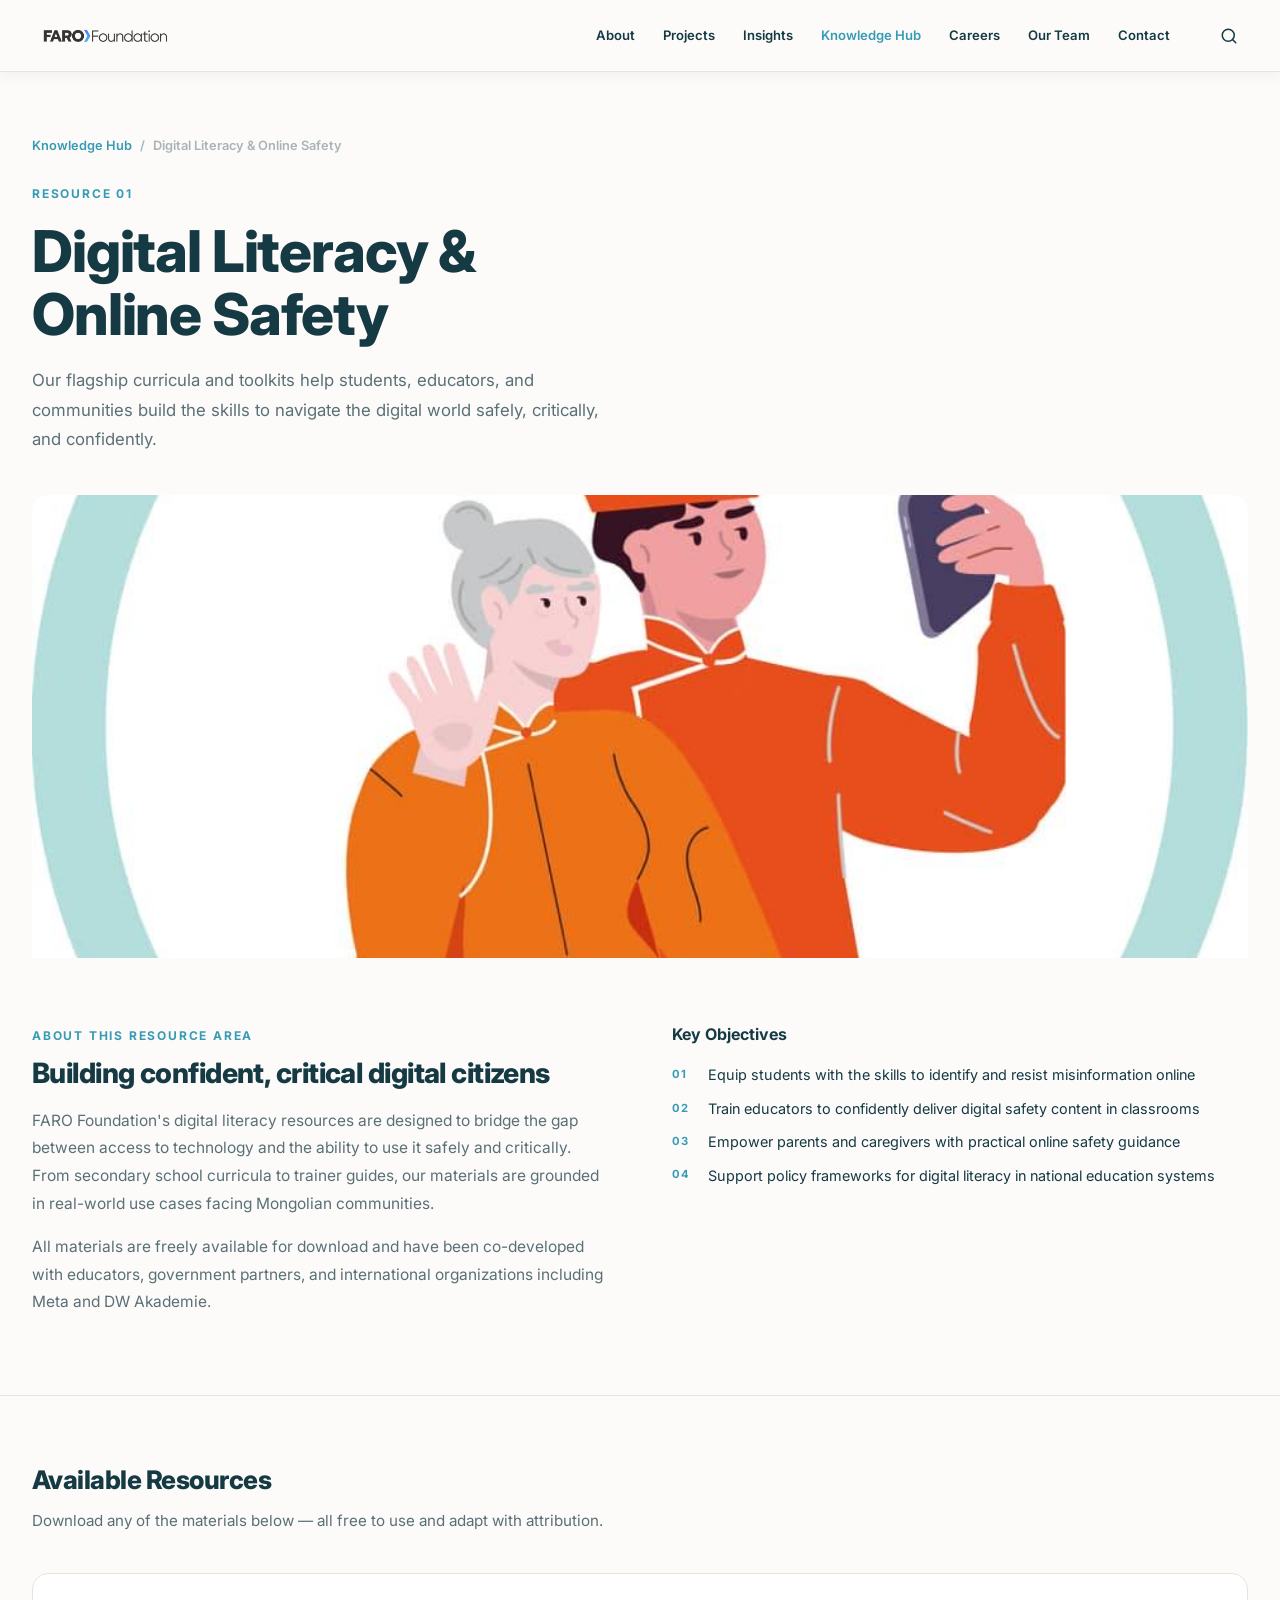
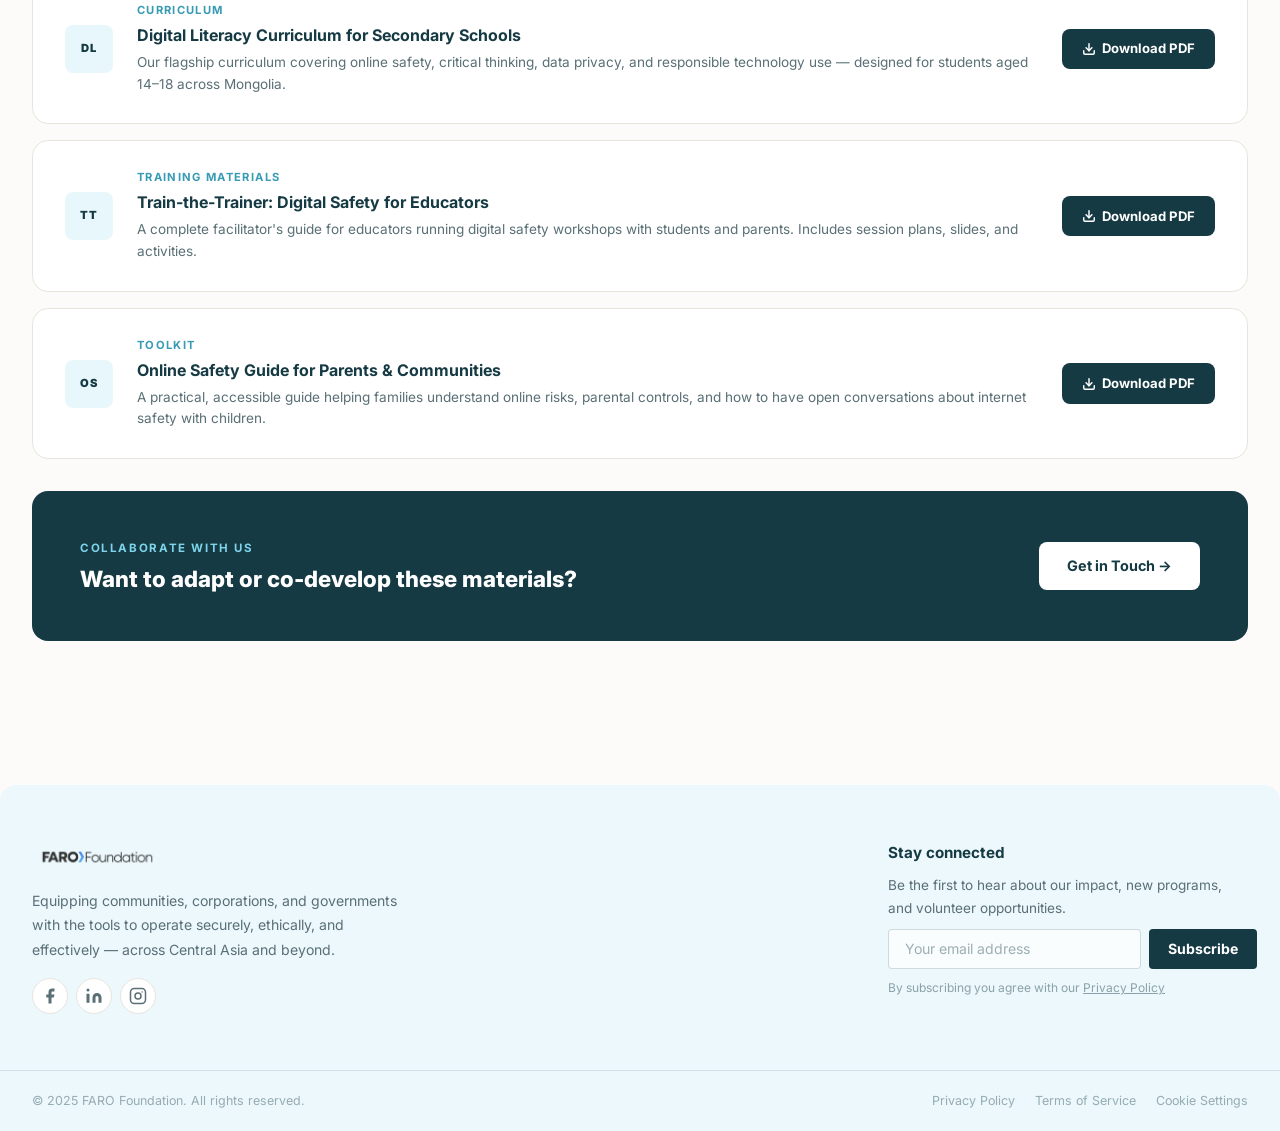
<file: resource.html>
<!DOCTYPE html>
<html lang="en">
<head>
  <meta charset="UTF-8"/>
  <meta name="viewport" content="width=device-width, initial-scale=1.0"/>
  <title>Resources — FARO Foundation</title>
  <link rel="stylesheet" href="style.css"/>
  <style>
    .rd-page { background:var(--pearl); padding-top:var(--nav-h); }
    .rd-hero { padding:4rem 0 0; background:var(--pearl); }
    .rd-breadcrumb { display:flex; align-items:center; gap:0.5rem; font-size:0.8rem; font-weight:600; color:var(--muted); margin-bottom:1.5rem; }
    .rd-breadcrumb a { color:var(--blue); text-decoration:none; }
    .rd-breadcrumb a:hover { text-decoration:underline; }
    .rd-breadcrumb span { opacity:0.5; }
    .rd-hero__tag   { color:var(--blue); margin-bottom:1rem; }
    .rd-hero__title { font-size:clamp(2.2rem,5vw,3.6rem); font-weight:800; line-height:1.1; letter-spacing:-0.02em; color:var(--dark-blue); margin-bottom:1.25rem; }
    .rd-hero__desc  { font-size:1.05rem; color:var(--muted); line-height:1.75; max-width:600px; margin-bottom:2.5rem; }
    .rd-hero__image { width:100%; aspect-ratio:21/8; object-fit:cover; border-radius:var(--r16) var(--r16) 0 0; display:block; margin-top:1rem; }
    .rd-about { padding:4rem 0; border-bottom:1px solid var(--border); }
    .rd-two-col { display:grid; grid-template-columns:1fr 1fr; gap:4rem; align-items:start; }
    .rd-section-tag { color:var(--blue); margin-bottom:0.75rem; }
    .rd-about__title { font-size:1.75rem; font-weight:800; line-height:1.2; letter-spacing:-0.02em; color:var(--dark-blue); margin-bottom:1rem; }
    .rd-about__text  { font-size:0.97rem; color:var(--muted); line-height:1.8; margin-bottom:0.9rem; }
    .rd-goals-title  { font-size:1rem; font-weight:700; color:var(--dark-blue); margin-bottom:1rem; }
    .rd-goals-list   { display:flex; flex-direction:column; gap:0.65rem; }
    .rd-goals-item   { display:flex; gap:0.75rem; align-items:flex-start; font-size:0.9rem; color:var(--dark-blue); line-height:1.6; }
    .rd-goals-item__num { flex-shrink:0; font-size:0.7rem; font-weight:700; letter-spacing:0.08em; color:var(--blue); margin-top:0.25em; min-width:1.5rem; }
    .rd-resources { padding:4rem 0; }
    .rd-resources__heading { font-size:1.6rem; font-weight:800; color:var(--dark-blue); letter-spacing:-0.02em; margin-bottom:0.5rem; }
    .rd-resources__sub { font-size:0.95rem; color:var(--muted); margin-bottom:2.5rem; }
    .rd-card-list { display:flex; flex-direction:column; gap:1rem; }
    .rd-card { background:#fff; border:1px solid var(--border); border-radius:var(--r16); padding:1.75rem 2rem; display:flex; align-items:center; gap:1.5rem; transition:box-shadow 0.2s,transform 0.2s; }
    .rd-card:hover { box-shadow:0 8px 28px rgba(21,58,67,0.1); transform:translateY(-2px); }
    .rd-card__icon { flex-shrink:0; width:3rem; height:3rem; background:rgba(126,212,234,0.18); border-radius:var(--r8); display:flex; align-items:center; justify-content:center; font-size:0.7rem; font-weight:900; letter-spacing:0.06em; color:var(--dark-blue); }
    .rd-card__body { flex:1; min-width:0; }
    .rd-card__type  { font-size:0.7rem; font-weight:700; letter-spacing:0.12em; text-transform:uppercase; color:var(--blue); margin-bottom:0.3rem; }
    .rd-card__title { font-size:1rem; font-weight:700; color:var(--dark-blue); line-height:1.35; margin-bottom:0.35rem; }
    .rd-card__desc  { font-size:0.85rem; color:var(--muted); line-height:1.6; }
    .rd-card__download { flex-shrink:0; display:inline-flex; align-items:center; gap:6px; padding:0.6rem 1.25rem; background:var(--dark-blue); color:#fff; font-size:0.82rem; font-weight:700; border-radius:var(--r8); text-decoration:none; transition:background 0.2s; white-space:nowrap; }
    .rd-card__download:hover { background:var(--blue); }
    .rd-cta { background:var(--dark-blue); border-radius:var(--r16); padding:3rem; display:flex; align-items:center; justify-content:space-between; gap:2rem; flex-wrap:wrap; margin:2rem 0 5rem; }
    .rd-cta__tag   { font-size:0.72rem; font-weight:700; letter-spacing:0.14em; text-transform:uppercase; color:var(--light-blue); margin-bottom:0.5rem; }
    .rd-cta__title { font-size:1.4rem; font-weight:800; color:#fff; line-height:1.2; }
    .rd-cta__btn   { flex-shrink:0; display:inline-flex; align-items:center; gap:8px; background:#fff; color:var(--dark-blue); font-weight:700; font-size:0.9rem; padding:0.8rem 1.75rem; border-radius:var(--r8); text-decoration:none; transition:opacity 0.2s; }
    .rd-cta__btn:hover { opacity:0.85; }
    @media(max-width:768px){.rd-two-col{grid-template-columns:1fr;gap:2rem;}.rd-card{flex-wrap:wrap;}.rd-card__download{width:100%;justify-content:center;}.rd-cta{padding:2rem;}}
  </style>
</head>
<body>

<nav class="navbar_component navbar_component--solid" id="navbar">
  <div class="navbar_container">
    <a href="index.html" class="navbar_logo-link"><img src="assets/logos/horizontal/Faro Foundation new logo_horizontal_primary-01 (1).png" alt="FARO Foundation" class="navbar_logo-img"/></a>
    <button class="menu-icon1" id="hamburger" aria-label="Toggle menu"><div class="menu-icon1_line-top"></div><div class="menu-icon1_line-middle"></div><div class="menu-icon1_line-bottom"></div></button>
    <nav class="navbar_menu" id="nav-menu">
      <div class="navbar_menu-links">
        <a href="index.html#home"     class="navbar_link">About</a>
        <a href="index.html#home"     class="navbar_link">Projects</a>
        <a href="index.html#insights" class="navbar_link">Insights</a>
        <a href="index.html#hub"      class="navbar_link" style="color:var(--blue)">Knowledge Hub</a>
        <a href="index.html#careers"  class="navbar_link">Careers</a>
        <a href="index.html#home"     class="navbar_link">Our Team</a>
        <a href="index.html#contact"  class="navbar_link">Contact</a>
      </div>
      <div class="navbar_menu-buttons"><button class="navbar_search" aria-label="Search"><svg width="18" height="18" viewBox="0 0 24 24" fill="none" stroke="currentColor" stroke-width="2" stroke-linecap="round" stroke-linejoin="round"><circle cx="11" cy="11" r="8"/><line x1="21" y1="21" x2="16.65" y2="16.65"/></svg></button></div>
    </nav>
  </div>
</nav>

<!-- ══ RESOURCE SECTIONS ══ -->

<div class="rd-section" id="digital-literacy">
<div class="rd-page"><div class="rd-hero"><div class="padding-global"><div class="container-large">
  <div class="rd-breadcrumb"><a href="index.html#hub">Knowledge Hub</a><span>/</span><span>Digital Literacy &amp; Online Safety</span></div>
  <div class="text-style-tagline rd-hero__tag">Resource 01</div>
  <h1 class="rd-hero__title">Digital Literacy &amp;<br>Online Safety</h1>
  <p class="rd-hero__desc">Our flagship curricula and toolkits help students, educators, and communities build the skills to navigate the digital world safely, critically, and confidently.</p>
</div></div></div>
<div class="padding-global"><div class="container-large"><img src="Pictures/Project/We Think Digital.jpg" alt="" class="rd-hero__image"/></div></div>
</div>
<section class="rd-about" style="background:var(--pearl);"><div class="padding-global"><div class="container-large"><div class="rd-two-col">
  <div><div class="text-style-tagline rd-section-tag">About This Resource Area</div><h2 class="rd-about__title">Building confident, critical digital citizens</h2><p class="rd-about__text">FARO Foundation's digital literacy resources are designed to bridge the gap between access to technology and the ability to use it safely and critically. From secondary school curricula to trainer guides, our materials are grounded in real-world use cases facing Mongolian communities.</p><p class="rd-about__text">All materials are freely available for download and have been co-developed with educators, government partners, and international organizations including Meta and DW Akademie.</p></div>
  <div><p class="rd-goals-title">Key Objectives</p><ul class="rd-goals-list"><li class="rd-goals-item"><span class="rd-goals-item__num">01</span><span>Equip students with the skills to identify and resist misinformation online</span></li><li class="rd-goals-item"><span class="rd-goals-item__num">02</span><span>Train educators to confidently deliver digital safety content in classrooms</span></li><li class="rd-goals-item"><span class="rd-goals-item__num">03</span><span>Empower parents and caregivers with practical online safety guidance</span></li><li class="rd-goals-item"><span class="rd-goals-item__num">04</span><span>Support policy frameworks for digital literacy in national education systems</span></li></ul></div>
</div></div></div></section>
<section class="rd-resources" style="background:var(--pearl);"><div class="padding-global"><div class="container-large">
  <h2 class="rd-resources__heading">Available Resources</h2><p class="rd-resources__sub">Download any of the materials below — all free to use and adapt with attribution.</p>
  <div class="rd-card-list">
    <div class="rd-card"><div class="rd-card__icon">DL</div><div class="rd-card__body"><div class="rd-card__type">Curriculum</div><div class="rd-card__title">Digital Literacy Curriculum for Secondary Schools</div><p class="rd-card__desc">Our flagship curriculum covering online safety, critical thinking, data privacy, and responsible technology use — designed for students aged 14–18 across Mongolia.</p></div><a href="#" class="rd-card__download"><svg width="14" height="14" viewBox="0 0 24 24" fill="none" stroke="currentColor" stroke-width="2.5" stroke-linecap="round" stroke-linejoin="round"><path d="M21 15v4a2 2 0 0 1-2 2H5a2 2 0 0 1-2-2v-4"/><polyline points="7 10 12 15 17 10"/><line x1="12" y1="15" x2="12" y2="3"/></svg>Download PDF</a></div>
    <div class="rd-card"><div class="rd-card__icon">TT</div><div class="rd-card__body"><div class="rd-card__type">Training Materials</div><div class="rd-card__title">Train-the-Trainer: Digital Safety for Educators</div><p class="rd-card__desc">A complete facilitator's guide for educators running digital safety workshops with students and parents. Includes session plans, slides, and activities.</p></div><a href="#" class="rd-card__download"><svg width="14" height="14" viewBox="0 0 24 24" fill="none" stroke="currentColor" stroke-width="2.5" stroke-linecap="round" stroke-linejoin="round"><path d="M21 15v4a2 2 0 0 1-2 2H5a2 2 0 0 1-2-2v-4"/><polyline points="7 10 12 15 17 10"/><line x1="12" y1="15" x2="12" y2="3"/></svg>Download PDF</a></div>
    <div class="rd-card"><div class="rd-card__icon">OS</div><div class="rd-card__body"><div class="rd-card__type">Toolkit</div><div class="rd-card__title">Online Safety Guide for Parents &amp; Communities</div><p class="rd-card__desc">A practical, accessible guide helping families understand online risks, parental controls, and how to have open conversations about internet safety with children.</p></div><a href="#" class="rd-card__download"><svg width="14" height="14" viewBox="0 0 24 24" fill="none" stroke="currentColor" stroke-width="2.5" stroke-linecap="round" stroke-linejoin="round"><path d="M21 15v4a2 2 0 0 1-2 2H5a2 2 0 0 1-2-2v-4"/><polyline points="7 10 12 15 17 10"/><line x1="12" y1="15" x2="12" y2="3"/></svg>Download PDF</a></div>
  </div>
  <div class="rd-cta"><div><div class="rd-cta__tag">Collaborate With Us</div><div class="rd-cta__title">Want to adapt or co-develop these materials?</div></div><a href="index.html#contact" class="rd-cta__btn">Get in Touch →</a></div>
</div></div></section></div>

<div class="rd-section" id="cybersecurity">
<div class="rd-page"><div class="rd-hero"><div class="padding-global"><div class="container-large">
  <div class="rd-breadcrumb"><a href="index.html#hub">Knowledge Hub</a><span>/</span><span>Cybersecurity &amp; Digital Transformation</span></div>
  <div class="text-style-tagline rd-hero__tag">Resource 02</div>
  <h1 class="rd-hero__title">Cybersecurity &amp;<br>Digital Transformation</h1>
  <p class="rd-hero__desc">Practical toolkits and research supporting organizations in strengthening their cybersecurity posture and embracing responsible digital transformation.</p>
</div></div></div>
<div class="padding-global"><div class="container-large"><img src="Pictures/Project/GlobalMilweek2023.jpeg" alt="" class="rd-hero__image"/></div></div>
</div>
<section class="rd-about" style="background:var(--pearl);"><div class="padding-global"><div class="container-large"><div class="rd-two-col">
  <div><div class="text-style-tagline rd-section-tag">About This Resource Area</div><h2 class="rd-about__title">Securing organizations for the digital age</h2><p class="rd-about__text">As digital threats evolve and organizations accelerate their transformation, FARO Foundation provides the practical guidance to help SMEs, government bodies, and civil society navigate cybersecurity with confidence.</p><p class="rd-about__text">Our toolkits are designed to be accessible to non-technical teams, providing step-by-step frameworks that don't require specialized IT staff to implement effectively.</p></div>
  <div><p class="rd-goals-title">Key Objectives</p><ul class="rd-goals-list"><li class="rd-goals-item"><span class="rd-goals-item__num">01</span><span>Raise organizational awareness of common cyber threats and preventive measures</span></li><li class="rd-goals-item"><span class="rd-goals-item__num">02</span><span>Provide actionable frameworks for digital transformation that prioritize ethics</span></li><li class="rd-goals-item"><span class="rd-goals-item__num">03</span><span>Support responsible AI adoption across the public and private sectors</span></li><li class="rd-goals-item"><span class="rd-goals-item__num">04</span><span>Build lasting internal capacity rather than reliance on external consultants</span></li></ul></div>
</div></div></div></section>
<section class="rd-resources" style="background:var(--pearl);"><div class="padding-global"><div class="container-large">
  <h2 class="rd-resources__heading">Available Resources</h2><p class="rd-resources__sub">Download any of the materials below — all free to use and adapt with attribution.</p>
  <div class="rd-card-list">
    <div class="rd-card"><div class="rd-card__icon">CS</div><div class="rd-card__body"><div class="rd-card__type">Toolkit</div><div class="rd-card__title">Cybersecurity Awareness Toolkit for SMEs</div><p class="rd-card__desc">Step-by-step guidance for small businesses to assess and improve their cybersecurity posture without specialized IT staff.</p></div><a href="#" class="rd-card__download"><svg width="14" height="14" viewBox="0 0 24 24" fill="none" stroke="currentColor" stroke-width="2.5" stroke-linecap="round" stroke-linejoin="round"><path d="M21 15v4a2 2 0 0 1-2 2H5a2 2 0 0 1-2-2v-4"/><polyline points="7 10 12 15 17 10"/><line x1="12" y1="15" x2="12" y2="3"/></svg>Download PDF</a></div>
    <div class="rd-card"><div class="rd-card__icon">DT</div><div class="rd-card__body"><div class="rd-card__type">Framework</div><div class="rd-card__title">Digital Transformation Readiness Framework</div><p class="rd-card__desc">A structured assessment tool helping organizations evaluate their digital maturity and plan a responsible transformation roadmap.</p></div><a href="#" class="rd-card__download"><svg width="14" height="14" viewBox="0 0 24 24" fill="none" stroke="currentColor" stroke-width="2.5" stroke-linecap="round" stroke-linejoin="round"><path d="M21 15v4a2 2 0 0 1-2 2H5a2 2 0 0 1-2-2v-4"/><polyline points="7 10 12 15 17 10"/><line x1="12" y1="15" x2="12" y2="3"/></svg>Download PDF</a></div>
    <div class="rd-card"><div class="rd-card__icon">AI</div><div class="rd-card__body"><div class="rd-card__type">Guide</div><div class="rd-card__title">AI Literacy &amp; Responsible Use Guide</div><p class="rd-card__desc">An accessible introduction to artificial intelligence concepts, risks, and ethical guidelines for organizations beginning their AI journey.</p></div><a href="#" class="rd-card__download"><svg width="14" height="14" viewBox="0 0 24 24" fill="none" stroke="currentColor" stroke-width="2.5" stroke-linecap="round" stroke-linejoin="round"><path d="M21 15v4a2 2 0 0 1-2 2H5a2 2 0 0 1-2-2v-4"/><polyline points="7 10 12 15 17 10"/><line x1="12" y1="15" x2="12" y2="3"/></svg>Download PDF</a></div>
  </div>
  <div class="rd-cta"><div><div class="rd-cta__tag">Collaborate With Us</div><div class="rd-cta__title">Want to adapt or co-develop these materials?</div></div><a href="index.html#contact" class="rd-cta__btn">Get in Touch →</a></div>
</div></div></section></div>

<div class="rd-section" id="public-health">
<div class="rd-page"><div class="rd-hero"><div class="padding-global"><div class="container-large">
  <div class="rd-breadcrumb"><a href="index.html#hub">Knowledge Hub</a><span>/</span><span>Public Health Resources</span></div>
  <div class="text-style-tagline rd-hero__tag">Resource 03</div>
  <h1 class="rd-hero__title">Public Health<br>Resources</h1>
  <p class="rd-hero__desc">Research and field studies addressing healthcare access, digital health infrastructure, and community health capacity across Central Asia.</p>
</div></div></div>
<div class="padding-global"><div class="container-large"><img src="Pictures/Project/Share.jpg" alt="" class="rd-hero__image"/></div></div>
</div>
<section class="rd-about" style="background:var(--pearl);"><div class="padding-global"><div class="container-large"><div class="rd-two-col">
  <div><div class="text-style-tagline rd-section-tag">About This Resource Area</div><h2 class="rd-about__title">Strengthening health systems through knowledge</h2><p class="rd-about__text">FARO Foundation's public health work focuses on bridging the gap between health knowledge and community action. Our research illuminates infrastructure gaps, while our toolkits equip frontline workers and community leaders to respond.</p><p class="rd-about__text">These resources draw on field studies conducted across Mongolia's urban and rural aimags, in partnership with international health organizations and local civil society groups.</p></div>
  <div><p class="rd-goals-title">Key Objectives</p><ul class="rd-goals-list"><li class="rd-goals-item"><span class="rd-goals-item__num">01</span><span>Document and address digital health infrastructure gaps in rural communities</span></li><li class="rd-goals-item"><span class="rd-goals-item__num">02</span><span>Equip community health workers with accessible, evidence-based materials</span></li><li class="rd-goals-item"><span class="rd-goals-item__num">03</span><span>Reduce stigma around mental health through public awareness campaigns</span></li><li class="rd-goals-item"><span class="rd-goals-item__num">04</span><span>Advocate for inclusive health policy that reaches underserved populations</span></li></ul></div>
</div></div></div></section>
<section class="rd-resources" style="background:var(--pearl);"><div class="padding-global"><div class="container-large">
  <h2 class="rd-resources__heading">Available Resources</h2><p class="rd-resources__sub">Download any of the materials below — all free to use and adapt with attribution.</p>
  <div class="rd-card-list">
    <div class="rd-card"><div class="rd-card__icon">PH</div><div class="rd-card__body"><div class="rd-card__type">Research</div><div class="rd-card__title">Digital Health Readiness in Rural Mongolia</div><p class="rd-card__desc">A field study examining infrastructure gaps and opportunities for digital health adoption in remote aimags.</p></div><a href="#" class="rd-card__download"><svg width="14" height="14" viewBox="0 0 24 24" fill="none" stroke="currentColor" stroke-width="2.5" stroke-linecap="round" stroke-linejoin="round"><path d="M21 15v4a2 2 0 0 1-2 2H5a2 2 0 0 1-2-2v-4"/><polyline points="7 10 12 15 17 10"/><line x1="12" y1="15" x2="12" y2="3"/></svg>Download PDF</a></div>
    <div class="rd-card"><div class="rd-card__icon">CH</div><div class="rd-card__body"><div class="rd-card__type">Toolkit</div><div class="rd-card__title">Community Health Literacy Toolkit</div><p class="rd-card__desc">A practical resource for community health workers and NGOs to improve health communication and promote preventive care in underserved areas.</p></div><a href="#" class="rd-card__download"><svg width="14" height="14" viewBox="0 0 24 24" fill="none" stroke="currentColor" stroke-width="2.5" stroke-linecap="round" stroke-linejoin="round"><path d="M21 15v4a2 2 0 0 1-2 2H5a2 2 0 0 1-2-2v-4"/><polyline points="7 10 12 15 17 10"/><line x1="12" y1="15" x2="12" y2="3"/></svg>Download PDF</a></div>
    <div class="rd-card"><div class="rd-card__icon">MH</div><div class="rd-card__body"><div class="rd-card__type">Campaign Materials</div><div class="rd-card__title">Mental Health Awareness Campaign Materials</div><p class="rd-card__desc">Ready-to-use posters, social media assets, and facilitator scripts from FARO's national mental health awareness campaign.</p></div><a href="#" class="rd-card__download"><svg width="14" height="14" viewBox="0 0 24 24" fill="none" stroke="currentColor" stroke-width="2.5" stroke-linecap="round" stroke-linejoin="round"><path d="M21 15v4a2 2 0 0 1-2 2H5a2 2 0 0 1-2-2v-4"/><polyline points="7 10 12 15 17 10"/><line x1="12" y1="15" x2="12" y2="3"/></svg>Download PDF</a></div>
  </div>
  <div class="rd-cta"><div><div class="rd-cta__tag">Collaborate With Us</div><div class="rd-cta__title">Want to adapt or co-develop these materials?</div></div><a href="index.html#contact" class="rd-cta__btn">Get in Touch →</a></div>
</div></div></section></div>

<div class="rd-section" id="policy-advocacy">
<div class="rd-page"><div class="rd-hero"><div class="padding-global"><div class="container-large">
  <div class="rd-breadcrumb"><a href="index.html#hub">Knowledge Hub</a><span>/</span><span>Policy &amp; Advocacy</span></div>
  <div class="text-style-tagline rd-hero__tag">Resource 04</div>
  <h1 class="rd-hero__title">Policy &amp;<br>Advocacy</h1>
  <p class="rd-hero__desc">Evidence-based policy briefs and advocacy materials designed to influence national frameworks for online safety, digital rights, and inclusive governance.</p>
</div></div></div>
<div class="padding-global"><div class="container-large"><img src="Pictures/Project/GlobalMilweek2025.jpg" alt="" class="rd-hero__image"/></div></div>
</div>
<section class="rd-about" style="background:var(--pearl);"><div class="padding-global"><div class="container-large"><div class="rd-two-col">
  <div><div class="text-style-tagline rd-section-tag">About This Resource Area</div><h2 class="rd-about__title">Shaping the policies that protect communities</h2><p class="rd-about__text">FARO Foundation's policy work translates on-the-ground insights into actionable legislative recommendations. We engage with parliament, regulatory bodies, and civil society to push for safer, more inclusive digital environments.</p><p class="rd-about__text">Our briefs are used by legislators, NGOs, and international organizations as reference documents in policy design. They are freely available to support advocacy efforts across the region.</p></div>
  <div><p class="rd-goals-title">Key Objectives</p><ul class="rd-goals-list"><li class="rd-goals-item"><span class="rd-goals-item__num">01</span><span>Develop evidence-based recommendations for national online safety legislation</span></li><li class="rd-goals-item"><span class="rd-goals-item__num">02</span><span>Protect children's rights in digital spaces through targeted policy advocacy</span></li><li class="rd-goals-item"><span class="rd-goals-item__num">03</span><span>Combat misinformation through regulatory and educational frameworks</span></li><li class="rd-goals-item"><span class="rd-goals-item__num">04</span><span>Strengthen civil society's capacity to engage in legislative processes</span></li></ul></div>
</div></div></div></section>
<section class="rd-resources" style="background:var(--pearl);"><div class="padding-global"><div class="container-large">
  <h2 class="rd-resources__heading">Available Resources</h2><p class="rd-resources__sub">Download any of the materials below — all free to use and adapt with attribution.</p>
  <div class="rd-card-list">
    <div class="rd-card"><div class="rd-card__icon">PB</div><div class="rd-card__body"><div class="rd-card__type">Policy Brief</div><div class="rd-card__title">Recommendations for a National Online Safety Law</div><p class="rd-card__desc">Our policy position paper submitted to the Mongolian parliament outlining legislative priorities for online safety and platform accountability.</p></div><a href="#" class="rd-card__download"><svg width="14" height="14" viewBox="0 0 24 24" fill="none" stroke="currentColor" stroke-width="2.5" stroke-linecap="round" stroke-linejoin="round"><path d="M21 15v4a2 2 0 0 1-2 2H5a2 2 0 0 1-2-2v-4"/><polyline points="7 10 12 15 17 10"/><line x1="12" y1="15" x2="12" y2="3"/></svg>Download PDF</a></div>
    <div class="rd-card"><div class="rd-card__icon">CP</div><div class="rd-card__body"><div class="rd-card__type">Policy Brief</div><div class="rd-card__title">Child Online Protection Policy Brief</div><p class="rd-card__desc">A comprehensive brief outlining regulatory gaps in child online protection and specific recommendations for legislative reform aligned with international standards.</p></div><a href="#" class="rd-card__download"><svg width="14" height="14" viewBox="0 0 24 24" fill="none" stroke="currentColor" stroke-width="2.5" stroke-linecap="round" stroke-linejoin="round"><path d="M21 15v4a2 2 0 0 1-2 2H5a2 2 0 0 1-2-2v-4"/><polyline points="7 10 12 15 17 10"/><line x1="12" y1="15" x2="12" y2="3"/></svg>Download PDF</a></div>
    <div class="rd-card"><div class="rd-card__icon">ML</div><div class="rd-card__body"><div class="rd-card__type">Framework</div><div class="rd-card__title">Misinformation &amp; Media Literacy Framework</div><p class="rd-card__desc">A policy and education framework for combating misinformation, including regulatory suggestions and a media literacy integration model for schools.</p></div><a href="#" class="rd-card__download"><svg width="14" height="14" viewBox="0 0 24 24" fill="none" stroke="currentColor" stroke-width="2.5" stroke-linecap="round" stroke-linejoin="round"><path d="M21 15v4a2 2 0 0 1-2 2H5a2 2 0 0 1-2-2v-4"/><polyline points="7 10 12 15 17 10"/><line x1="12" y1="15" x2="12" y2="3"/></svg>Download PDF</a></div>
  </div>
  <div class="rd-cta"><div><div class="rd-cta__tag">Collaborate With Us</div><div class="rd-cta__title">Want to adapt or co-develop these materials?</div></div><a href="index.html#contact" class="rd-cta__btn">Get in Touch →</a></div>
</div></div></section></div>

<div class="rd-section" id="esg">
<div class="rd-page"><div class="rd-hero"><div class="padding-global"><div class="container-large">
  <div class="rd-breadcrumb"><a href="index.html#hub">Knowledge Hub</a><span>/</span><span>ESG &amp; Sustainability</span></div>
  <div class="text-style-tagline rd-hero__tag">Resource 05</div>
  <h1 class="rd-hero__title">ESG &amp;<br>Sustainability</h1>
  <p class="rd-hero__desc">Starter packs and reporting guides helping Mongolian corporations integrate environmental, social, and governance principles into their operations.</p>
</div></div></div>
<div class="padding-global"><div class="container-large"><img src="Pictures/Project/Dice.jpg" alt="" class="rd-hero__image"/></div></div>
</div>
<section class="rd-about" style="background:var(--pearl);"><div class="padding-global"><div class="container-large"><div class="rd-two-col">
  <div><div class="text-style-tagline rd-section-tag">About This Resource Area</div><h2 class="rd-about__title">Embedding responsibility into business practice</h2><p class="rd-about__text">As ESG reporting becomes a global standard, Mongolian corporations face pressure to align with international frameworks. FARO Foundation bridges the gap with practical, accessible resources that don't assume existing expertise.</p><p class="rd-about__text">Our ESG materials draw on established frameworks — GRI, SASB, and UN SDGs — and adapt them to the realities of the Mongolian business environment.</p></div>
  <div><p class="rd-goals-title">Key Objectives</p><ul class="rd-goals-list"><li class="rd-goals-item"><span class="rd-goals-item__num">01</span><span>Lower the barrier to entry for ESG reporting among Mongolian SMEs and corporates</span></li><li class="rd-goals-item"><span class="rd-goals-item__num">02</span><span>Align local business practices with international sustainability standards</span></li><li class="rd-goals-item"><span class="rd-goals-item__num">03</span><span>Document and close digital inclusion gaps across Central Asia</span></li><li class="rd-goals-item"><span class="rd-goals-item__num">04</span><span>Promote corporate social responsibility as a driver of long-term growth</span></li></ul></div>
</div></div></div></section>
<section class="rd-resources" style="background:var(--pearl);"><div class="padding-global"><div class="container-large">
  <h2 class="rd-resources__heading">Available Resources</h2><p class="rd-resources__sub">Download any of the materials below — all free to use and adapt with attribution.</p>
  <div class="rd-card-list">
    <div class="rd-card"><div class="rd-card__icon">ESG</div><div class="rd-card__body"><div class="rd-card__type">Toolkit</div><div class="rd-card__title">ESG Starter Pack for Mongolian Corporations</div><p class="rd-card__desc">A practical introduction to ESG reporting standards, with templates and guidance for first-time reporters in the Mongolian market.</p></div><a href="#" class="rd-card__download"><svg width="14" height="14" viewBox="0 0 24 24" fill="none" stroke="currentColor" stroke-width="2.5" stroke-linecap="round" stroke-linejoin="round"><path d="M21 15v4a2 2 0 0 1-2 2H5a2 2 0 0 1-2-2v-4"/><polyline points="7 10 12 15 17 10"/><line x1="12" y1="15" x2="12" y2="3"/></svg>Download PDF</a></div>
    <div class="rd-card"><div class="rd-card__icon">RI</div><div class="rd-card__body"><div class="rd-card__type">Research</div><div class="rd-card__title">State of Digital Inclusion in Central Asia 2024</div><p class="rd-card__desc">Regional analysis of internet access, digital skills, and barriers to inclusion across five Central Asian countries — with policy recommendations.</p></div><a href="#" class="rd-card__download"><svg width="14" height="14" viewBox="0 0 24 24" fill="none" stroke="currentColor" stroke-width="2.5" stroke-linecap="round" stroke-linejoin="round"><path d="M21 15v4a2 2 0 0 1-2 2H5a2 2 0 0 1-2-2v-4"/><polyline points="7 10 12 15 17 10"/><line x1="12" y1="15" x2="12" y2="3"/></svg>Download PDF</a></div>
    <div class="rd-card"><div class="rd-card__icon">CSR</div><div class="rd-card__body"><div class="rd-card__type">Guide</div><div class="rd-card__title">Corporate Social Responsibility Handbook</div><p class="rd-card__desc">A step-by-step handbook for establishing a CSR program from scratch — covering strategy, stakeholder engagement, reporting, and impact measurement.</p></div><a href="#" class="rd-card__download"><svg width="14" height="14" viewBox="0 0 24 24" fill="none" stroke="currentColor" stroke-width="2.5" stroke-linecap="round" stroke-linejoin="round"><path d="M21 15v4a2 2 0 0 1-2 2H5a2 2 0 0 1-2-2v-4"/><polyline points="7 10 12 15 17 10"/><line x1="12" y1="15" x2="12" y2="3"/></svg>Download PDF</a></div>
  </div>
  <div class="rd-cta"><div><div class="rd-cta__tag">Collaborate With Us</div><div class="rd-cta__title">Want to adapt or co-develop these materials?</div></div><a href="index.html#contact" class="rd-cta__btn">Get in Touch →</a></div>
</div></div></section></div>

<footer id="footer" class="footer_component">
  <div class="footer_brand-row"><div class="padding-global"><div class="container-large"><div class="footer_brand-inner">
    <div class="footer_brand-left"><a href="index.html" class="footer_logo-link"><img src="assets/logos/horizontal/Faro Foundation new logo_horizontal_primary-01 (1).png" alt="FARO Foundation" class="footer_logo-img"/></a><p class="footer_tagline">Equipping communities, corporations, and governments with the tools to operate securely, ethically, and effectively — across Central Asia and beyond.</p><div class="footer_social"><a href="#" class="footer_social-link" aria-label="Facebook"><svg width="18" height="18" viewBox="0 0 24 24" fill="currentColor"><path d="M18 2h-3a5 5 0 0 0-5 5v3H7v4h3v8h4v-8h3l1-4h-4V7a1 1 0 0 1 1-1h3z"/></svg></a><a href="#" class="footer_social-link" aria-label="LinkedIn"><svg width="18" height="18" viewBox="0 0 24 24" fill="currentColor"><path d="M16 8a6 6 0 0 1 6 6v7h-4v-7a2 2 0 0 0-2-2 2 2 0 0 0-2 2v7h-4v-7a6 6 0 0 1 6-6z"/><rect x="2" y="9" width="4" height="12"/><circle cx="4" cy="4" r="2"/></svg></a><a href="#" class="footer_social-link" aria-label="Instagram"><svg width="18" height="18" viewBox="0 0 24 24" fill="none" stroke="currentColor" stroke-width="2" stroke-linecap="round" stroke-linejoin="round"><rect x="2" y="2" width="20" height="20" rx="5"/><circle cx="12" cy="12" r="4"/><circle cx="17.5" cy="6.5" r="1" fill="currentColor" stroke="none"/></svg></a></div></div>
    <div class="footer_newsletter-box"><p class="footer_newsletter-title">Stay connected</p><p class="footer_newsletter-sub">Be the first to hear about our impact, new programs, and volunteer opportunities.</p><form class="footer_form" onsubmit="handleFooterSubmit(event)"><input type="email" placeholder="Your email address" class="footer_input" required/><button type="submit" class="footer_btn-subscribe">Subscribe</button></form><div class="footer_success" id="footer-success">Thank you! Your submission has been received!</div><p class="footer_privacy">By subscribing you agree with our <a href="#">Privacy Policy</a></p></div>
  </div></div></div></div>
  <div class="footer_bottom-bar"><div class="padding-global"><div class="container-large"><div class="footer_bottom"><p class="footer_copy">&copy; 2025 FARO Foundation. All rights reserved.</p><div class="footer_legal"><a href="#" class="footer_legal-link">Privacy Policy</a><a href="#" class="footer_legal-link">Terms of Service</a><a href="#" class="footer_legal-link">Cookie Settings</a></div></div></div></div></div>
</footer>

<script src="script.js"></script>
<script>
const RESOURCES = { 'digital-literacy':true, 'cybersecurity':true, 'public-health':true, 'policy-advocacy':true, 'esg':true };

function showResource() {
  const id = location.hash.replace('#','');
  const target = RESOURCES[id] ? id : 'digital-literacy';
  document.querySelectorAll('.rd-section').forEach(s => s.style.display = 'none');
  const el = document.getElementById(target);
  if (el) {
    el.style.display = 'block';
    const title = el.querySelector('.rd-hero__title');
    if (title) document.title = title.textContent.trim() + ' — FARO Foundation';
  }
  window.scrollTo(0, 0);
}
window.addEventListener('hashchange', showResource);
showResource();

function handleFooterSubmit(e) { e.preventDefault(); document.getElementById('footer-success').style.display='block'; }
</script>
</body>
</html>
</file>
<file: style.css>
/* ─────────────────────────────────────────────
   FARO Foundation — faithful GiveWell recreation
   Exact brand colours from GiveWell source CSS
   ─────────────────────────────────────────────
   --pearl:            #fcfbfa   (page bg, navbar)
   --dark-blue:        #153a43   (text, headers)
   --vermillion:       #ff4401   (donate button)
   --vermillion-light: #ff7c4d   (hero title, accents)
   --light-blue:       #7ed4ea   (card bg 1)
   --purple:           #e3d6e5   (card bg 4)
   --blue:             #389bb4   (links, blue buttons)
   --footer-bg:        #ecf8fc
   ───────────────────────────────────────────── */

@import url('https://fonts.googleapis.com/css2?family=Inter:wght@400;500;600;700;800;900&display=swap');

:root {
  --pearl:            #fcfbfa;
  --dark-blue:        #153a43;
  --vermillion:       #ff4401;
  --vermillion-light: #ff7c4d;
  --light-blue:       #7ed4ea;
  --purple-card:      #e3d6e5;
  --blue:             #389bb4;
  --blue-light:       #d9e5ff;
  --footer-bg:        #ecf8fc;
  --empower-bg:       #f5f3ee;
  --border:           #e8e4dd;
  --muted:            #5a7076;
  --r16: 16px;
  --r8:   8px;
  --r4:   4px;
  --nav-h: 4.5rem;
}

*, *::before, *::after { box-sizing: border-box; margin: 0; padding: 0; }
html { scroll-behavior: smooth; overflow-x: hidden; }
body {
  font-family: 'Inter', sans-serif;
  background: var(--pearl);
  color: var(--dark-blue);
  line-height: 1.6;
  overflow-x: hidden;
  -webkit-font-smoothing: antialiased;
}
img  { max-width: 100%; display: block; }
a    { text-decoration: none; color: inherit; }
ul   { list-style: none; }
button { font-family: inherit; }

/* ── Layout helpers ── */
.padding-global       { padding-left: 2rem; padding-right: 2rem; }
.container-large      { max-width: 80rem; margin: 0 auto; }
.container-medium     { max-width: 64rem; margin: 0 auto; }
.container-small      { max-width: 48rem; margin: 0 auto; }
.padding-section-large { padding-top: 6rem; padding-bottom: 6rem; }
.margin-bottom-medium { margin-bottom: 1.5rem; }
.margin-bottom-small  { margin-bottom: 0.75rem; }
.margin-top-medium    { margin-top: 1.5rem; }
.text-align-center    { text-align: center; }
.button-group         { display: flex; align-items: center; gap: 1rem; flex-wrap: wrap; }
.button-group.is-center { justify-content: center; }
.z-index-2            { position: relative; z-index: 2; }

/* ── Typography ── */
.heading-style-h1 { font-size: clamp(2.5rem, 6vw, 5rem); font-weight: 800; line-height: 1.05; letter-spacing: -0.02em; }
.heading-style-h2 { font-size: clamp(2rem, 4vw, 3rem); font-weight: 800; line-height: 1.15; letter-spacing: -0.02em; }
.heading-style-h5 { font-size: 1.1rem; font-weight: 700; line-height: 1.3; }
.text-style-tagline {
  display: inline-block;
  font-size: 0.75rem;
  font-weight: 700;
  letter-spacing: 0.15em;
  text-transform: uppercase;
  color: var(--blue);
}
.text-size-medium  { font-size: 1.1rem; }
.text-size-regular { font-size: 0.95rem; line-height: 1.7; font-weight: 600; }
.text-weight-semibold { font-weight: 600; }

/* ── Buttons ── */
.btn {
  display: inline-flex; align-items: center; gap: 6px;
  padding: 0.65rem 1.4rem;
  border-radius: var(--r8);
  font-size: 0.9rem;
  font-weight: 700;
  cursor: pointer;
  border: none;
  transition: all 0.22s ease;
  white-space: nowrap;
  line-height: 1;
}
.btn-donate {
  background: var(--vermillion);
  color: #fff;
  border-radius: var(--r4);
}
.btn-donate:hover { background: #e03b00; transform: translateY(-1px); box-shadow: 0 4px 14px rgba(255,68,1,0.35); }
.btn-blue {
  background: var(--dark-blue);
  color: #fff;
  border-radius: var(--r4);
}
.btn-blue:hover { background: var(--blue); transform: translateY(-1px); }
.btn-link {
  background: none;
  color: var(--dark-blue);
  padding-left: 0;
  font-weight: 700;
}
.btn-link:hover { color: var(--blue); }
.btn-link svg { width: 16px; height: 16px; }

/* ── Navbar ── */
.navbar_component {
  position: fixed; top: 0; left: 0; right: 0; z-index: 200;
  background: transparent;
  border-bottom: 1px solid transparent;
  align-items: center;
  width: 100%; height: var(--nav-h);
  padding: 0 2rem;
  display: flex;
  transition: background 0.3s, border-color 0.2s, box-shadow 0.2s;
}
.navbar_component.scrolled {
  background: var(--pearl);
  border-color: var(--border);
  box-shadow: 0 1px 16px rgba(21,58,67,0.07);
}
.navbar_component.navbar_component--solid {
  background: var(--pearl);
  border-color: var(--border);
  box-shadow: 0 1px 16px rgba(21,58,67,0.07);
}
.navbar_container {
  justify-content: space-between; align-items: center;
  width: 100%; max-width: 120rem;
  margin: 0 auto; height: 100%;
  display: flex;
}
.navbar_logo-img    { height: 36px; width: auto; }
.navbar_menu        { display: flex; align-items: center; gap: 0.25rem; }
.navbar_menu-links  { display: flex; align-items: center; gap: 0.25rem; }
.navbar_link {
  padding: 0.45rem 0.75rem;
  font-size: 0.82rem;
  font-weight: 600;
  color: rgba(255,255,255,0.85);
  border-radius: var(--r4);
  transition: background 0.2s, color 0.2s;
  white-space: nowrap;
}
.navbar_link:hover { background: rgba(255,255,255,0.12); color: #fff; }
.navbar_component.scrolled .navbar_link { color: var(--dark-blue); }
.navbar_component.navbar_component--solid .navbar_link { color: var(--dark-blue); }
.navbar_component.scrolled .navbar_link:hover { background: rgba(21,58,67,0.06); color: var(--blue); }
.navbar_component.navbar_component--solid .navbar_link:hover { background: rgba(21,58,67,0.06); color: var(--blue); }
.navbar_menu-buttons { margin-left: 1.5rem; }
.navbar_search {
  display: flex; align-items: center; justify-content: center;
  width: 38px; height: 38px;
  background: none; border: none; cursor: pointer;
  color: rgba(255,255,255,0.8);
  border-radius: 50%;
  transition: background 0.2s, color 0.2s;
}
.navbar_search:hover { background: rgba(255,255,255,0.12); color: #fff; }
.navbar_component.scrolled .navbar_search { color: var(--dark-blue); }
.navbar_component.navbar_component--solid .navbar_search { color: var(--dark-blue); }
.navbar_component.scrolled .navbar_search:hover { background: rgba(21,58,67,0.08); }
.navbar_component.navbar_component--solid .navbar_search:hover { background: rgba(21,58,67,0.08); }

/* Navbar search — the field drops DOWN below the icon (absolute), so opening it
   never widens the navbar or pushes the logo (important on tablet widths). */
.nav-search { position: relative; display: flex; align-items: center; }
.nav-search__input {
  position: absolute; top: calc(100% + 10px); right: 0;
  width: 280px; height: 42px; padding: 0 0.95rem;
  border: 1px solid var(--border); border-radius: var(--r8);
  background: rgba(255,255,255,0.98); color: var(--dark-blue);
  font-size: 0.85rem; font-family: inherit; outline: none;
  box-shadow: 0 8px 24px rgba(21,58,67,0.14);
  opacity: 0; transform: translateY(-6px); pointer-events: none;
  transition: opacity 0.18s ease, transform 0.18s ease;
  z-index: 301;
}
.nav-search.open .nav-search__input {
  opacity: 1; transform: translateY(0); pointer-events: auto;
}
.nav-search__input::placeholder { color: rgba(21,58,67,0.45); }
.nav-search .navbar_search { position: relative; z-index: 1; }
.nav-search.open .navbar_search { color: var(--dark-blue); }
.nav-search__results {
  display: none; position: absolute; top: calc(100% + 62px); right: 0;
  width: 320px; max-height: 360px; overflow-y: auto;
  background: var(--pearl); border: 1px solid var(--border);
  border-radius: var(--r12); box-shadow: 0 16px 40px rgba(21,58,67,0.16);
  padding: 0.4rem; z-index: 300;
}
.nav-search.open .nav-search__results.show { display: block; }
.nav-search__item {
  display: flex; align-items: center; justify-content: space-between; gap: 0.75rem;
  padding: 0.6rem 0.75rem; border-radius: var(--r8); cursor: pointer;
  color: var(--dark-blue); transition: background 0.15s;
}
.nav-search__item:hover, .nav-search__item.active { background: rgba(21,58,67,0.06); }
.nav-search__item-title { font-size: 0.85rem; font-weight: 600; line-height: 1.3; }
.nav-search__item-type {
  flex: none; font-size: 0.62rem; font-weight: 700; text-transform: uppercase;
  letter-spacing: 0.06em; color: var(--blue);
  background: rgba(56,155,180,0.12); padding: 0.18rem 0.45rem; border-radius: 999px;
}
.nav-search__empty { padding: 0.75rem; font-size: 0.82rem; color: rgba(21,58,67,0.55); text-align: center; }

/* Hamburger */
.menu-icon1 {
  display: none; flex-direction: column; gap: 5px;
  background: none; border: none; cursor: pointer; padding: 6px;
}
.menu-icon1_line-top,
.menu-icon1_line-middle,
.menu-icon1_line-bottom {
  display: block; width: 22px; height: 2px;
  background: #fff; border-radius: 2px;
  transition: all 0.25s ease;
}
.navbar_component.scrolled .menu-icon1_line-top,
.navbar_component.scrolled .menu-icon1_line-middle,
.navbar_component.scrolled .menu-icon1_line-bottom,
.navbar_component.navbar_component--solid .menu-icon1_line-top,
.navbar_component.navbar_component--solid .menu-icon1_line-middle,
.navbar_component.navbar_component--solid .menu-icon1_line-bottom {
  background: var(--dark-blue);
}
.menu-icon1.open .menu-icon1_line-top    { transform: translateY(7px) rotate(45deg); }
.menu-icon1.open .menu-icon1_line-middle { opacity: 0; }
.menu-icon1.open .menu-icon1_line-bottom { transform: translateY(-7px) rotate(-45deg); }


/* ── GRADIENT HERO ── */
.gf-hero {
  min-height: 54vw;
  position: relative;
  display: flex;
  align-items: flex-end;
  padding-top: var(--nav-h);
  overflow: hidden;
  background: #1a6fe8;
}
.gf-hero__bg {
  position: absolute; inset: 0; z-index: 0;
  background: url('Pictures/Main/ChatGPT Image May 27, 2026, 01_34_15 PM.png') center center / cover no-repeat;
}
.gf-hero__bg::after {
  content: '';
  position: absolute; inset: 0;
  background: linear-gradient(to bottom, rgba(0,0,0,0) 40%, rgba(0,0,0,0.35) 100%);
}
.gf-hero__content {
  position: relative; z-index: 1;
  padding-top: 0;
  padding-bottom: 3rem;
  width: 100%;
}
.gf-hero__badge {
  display: inline-flex;
  align-items: center;
  font-size: 0.72rem;
  font-weight: 700;
  letter-spacing: 0.12em;
  text-transform: uppercase;
  color: rgba(255,255,255,0.55);
  padding: 6px 16px;
  border: 1px solid rgba(255,255,255,0.22);
  border-radius: 9999px;
  margin-bottom: 28px;
}
.gf-hero__headline {
  font-size: clamp(2.8rem, 5.5vw, 4.6rem);
  font-weight: 900;
  line-height: 1.07;
  letter-spacing: -0.025em;
  color: #fff;
  margin-bottom: 22px;
}
.gf-hero__headline em {
  font-style: italic;
  color: rgba(255,255,255,0.65);
}
.gf-hero__sub {
  font-size: 1.08rem;
  color: rgba(255,255,255,0.55);
  line-height: 1.8;
  max-width: 560px;
  margin-bottom: 44px;
}
.gf-hero__actions { display: flex; gap: 16px; flex-wrap: wrap; align-items: center; }
.btn-impact-hero {
  background: #fff;
  color: var(--dark-blue);
  border: none;
  border-radius: 9999px;
  padding: 0.85rem 2.2rem;
  font-size: 0.95rem;
  font-weight: 700;
  cursor: pointer;
  transition: all 0.22s ease;
  display: inline-flex; align-items: center;
  font-family: inherit;
}
.btn-impact-hero:hover { background: rgba(255,255,255,0.88); transform: translateY(-2px); box-shadow: 0 6px 20px rgba(0,0,0,0.18); }
.btn-donate-hero {
  background: transparent;
  color: #fff;
  border: 2px solid rgba(255,255,255,0.55);
  border-radius: 9999px;
  padding: 0.85rem 2.2rem;
  font-size: 0.95rem;
  font-weight: 700;
  cursor: pointer;
  transition: all 0.22s ease;
  display: inline-flex; align-items: center;
  font-family: inherit;
}
.btn-donate-hero:hover { border-color: #fff; background: rgba(255,255,255,0.12); transform: translateY(-2px); }

/* ── OLD HERO (image-based) — kept for reference ── */
.section_hero {
  height: calc(100dvh - var(--nav-h));
  margin-top: var(--nav-h);
  display: flex;
  flex-direction: column;
  justify-content: flex-end;
  position: relative;
  overflow: hidden;
  border-radius: var(--r16);
  margin-left: 1rem;
  margin-right: 1rem;
}
.hero_visuals {
  position: absolute; inset: 0;
  overflow: hidden;
  border-radius: var(--r16);
}
.hero_img {
  width: 100%; height: 100%;
  object-fit: cover;
}
/* Gradient placeholder — remove when real photo added */
.hero_img--placeholder {
  width: 100%; height: 100%;
  background: linear-gradient(180deg, #b8d8e8 0%, #7ab8d8 30%, #4a90b8 60%, #2a6a8a 100%);
}
.noise.is-hero {
  position: absolute; inset: 0;
  background-image: url("data:image/svg+xml,%3Csvg xmlns='http://www.w3.org/2000/svg' width='200' height='200'%3E%3Cfilter id='noise'%3E%3CfeTurbulence type='fractalNoise' baseFrequency='0.9' numOctaves='4' stitchTiles='stitch'/%3E%3C/filter%3E%3Crect width='200' height='200' filter='url(%23noise)' opacity='0.08'/%3E%3C/svg%3E");
  opacity: 0.5;
  pointer-events: none;
}
.dark_gradient {
  position: absolute; inset: 0;
  background: linear-gradient(180deg, transparent 40%, rgba(21,58,67,0.75) 100%);
  pointer-events: none;
}
.hero_content {
  position: relative; z-index: 1;
  width: 100%; height: 100%;
  display: flex; flex-direction: column; justify-content: flex-end;
}
.hero_text-wrapper {
  position: relative; z-index: 2;
  padding: 2rem 2.5rem 2.5rem;
}
.hero_cols {
  display: grid;
  grid-template-columns: 1fr 1fr;
  gap: 2rem;
  align-items: flex-end;
}
.hero-title {
  font-size: clamp(3rem, 14vw, 14rem);
  font-weight: 900;
  line-height: 0.85;
  color: var(--vermillion-light);
  white-space: nowrap;
  letter-spacing: -0.03em;
}
.hero_right { display: flex; flex-direction: column; gap: 1.25rem; }
.hero_tagline {
  font-size: 1.05rem;
  font-weight: 600;
  color: rgba(255,255,255,0.9);
  line-height: 1.6;
  max-width: 420px;
}


/* ── MISSION ── */
.section_mission { background: var(--pearl); }


/* ── EMPOWER ── */
.section_empower { background: var(--pearl); }
.empower_component {
  border-radius: var(--r16);
  background: linear-gradient(135deg, #eef7f5 0%, #f6f1e8 54%, #edf2ff 100%);
  padding-left: 2.5rem;
  padding-right: 2.5rem;
  position: relative;
  overflow: visible;
}

/* Subtle paper grain */
.grain {
  position: absolute; inset: 0; z-index: 0; pointer-events: none;
  border-radius: var(--r16);
  background-image: url("data:image/svg+xml,%3Csvg xmlns='http://www.w3.org/2000/svg' width='300' height='300'%3E%3Cfilter id='g'%3E%3CfeTurbulence type='fractalNoise' baseFrequency='0.75' numOctaves='4' stitchTiles='stitch'/%3E%3C/filter%3E%3Crect width='300' height='300' filter='url(%23g)' opacity='0.04'/%3E%3C/svg%3E");
  opacity: 0.6;
}
.noise { display: none; }

/* Tab component */
.empower_tab-component { display: flex; position: relative; }
.empower_tab-menu {
  display: flex; flex-direction: column;
  width: 52%; flex-shrink: 0;
  position: relative; z-index: 1;
  overflow: visible;
}
.empower_tab-content {
  flex: 1; display: flex;
  justify-content: flex-end; align-items: center;
  position: absolute; inset: 0 0 0 auto;
  width: 56%; right: 0;
  overflow: visible; pointer-events: none;
  z-index: 2;
}
.empower_tab-panel { width: 100%; height: 100%; display: flex; align-items: center; justify-content: flex-end; pointer-events: all; }
.empower_tab-panel.hidden { display: none; }

/* Panel entrance */
@keyframes tabSlideIn {
  from { opacity: 0; transform: translateY(28px) scale(0.96); }
  to   { opacity: 1; transform: translateY(0) scale(1); }
}
.empower_tab-panel.slide-in { animation: tabSlideIn 500ms cubic-bezier(0.34, 1.2, 0.64, 1) both; }

/* Content stagger */
@keyframes contentUp {
  from { opacity: 0; transform: translateY(16px); }
  to   { opacity: 1; transform: translateY(0); }
}
@keyframes iconDrop {
  from { opacity: 0; transform: translateY(-12px) scale(0.8); }
  to   { opacity: 1; transform: translateY(0) scale(1); }
}
.empower_tab-panel.slide-in .empower_card-img        { animation: iconDrop  0.5s cubic-bezier(0.34,1.56,0.64,1) both 0.2s; }
.empower_tab-panel.slide-in .heading-style-h5         { animation: contentUp 0.4s ease both 0.32s; }
.empower_tab-panel.slide-in .empower_card-text-wrap p { animation: contentUp 0.4s ease both 0.42s; }
.empower_tab-panel.slide-in .empower_values-list      { animation: contentUp 0.4s ease both 0.48s; }

/* Tab buttons */
.empower_link-block {
  background: none; border: none;
  color: rgba(21,58,67,0.3);
  display: flex; align-items: center;
  padding: 1.6rem 0;
  text-align: left; cursor: pointer;
  position: relative;
  transition: color 0.35s ease;
  width: 100%; gap: 1.5rem;
  overflow: visible;
}
.empower_link-block::after {
  content: "";
  position: absolute;
  left: 0;
  bottom: 0;
  width: calc(100% + 36vw);
  height: 1px;
  background: rgba(21,58,67,0.1);
  z-index: 0;
  pointer-events: none;
}
.empower_link-block:first-child::before {
  content: "";
  position: absolute;
  left: 0;
  top: 0;
  width: calc(100% + 36vw);
  height: 1px;
  background: rgba(21,58,67,0.1);
  z-index: 0;
  pointer-events: none;
}
.empower_link-block:hover { color: rgba(21,58,67,0.6); }
.empower_link-block.w--current { color: var(--dark-blue); }

.empower_link-text-small {
  font-size: 1rem; font-weight: 700; line-height: 1;
  white-space: nowrap; min-width: 2rem;
  color: inherit;
  transition: color 0.35s ease;
  position: relative;
  z-index: 2;
}

/* Timer bar sits below the number */
.empower_tab_timer {
  position: absolute; bottom: 0; left: 0;
  width: calc(100% + 36vw); height: 1px;
  background: transparent;
  transform-origin: left;
  z-index: 1;
  pointer-events: none;
}
.empower_tab_timer.red {
  background: rgba(21,58,67,0.34);
  transform: scaleX(0); transform-origin: left;
  will-change: transform;
}
.empower_tab_timer.red.animating { animation: timerFill 4s linear forwards; }
@keyframes timerFill {
  from { transform: scaleX(0); }
  to   { transform: scaleX(1); }
}

.empower_tab-title {
  font-size: 1rem; font-weight: 600;
  white-space: nowrap; overflow: hidden; text-overflow: ellipsis;
  position: relative;
  z-index: 2;
  /* no font-size transition — layout-triggering, causes lag */
}
.empower_link-block.w--current .empower_tab-title {
  font-size: 1.75rem;
  font-weight: 800;
  white-space: normal;
  line-height: 1.15;
}

/* Card — watercolor texture like GiveWell */
.empower_card {
  border-radius: 20px;
  color: var(--dark-blue);
  display: flex; justify-content: center; align-items: center;
  width: 26rem; height: 135%;
  position: relative; overflow: hidden;
  box-shadow: 0 20px 60px rgba(21,58,67,0.12);
  will-change: transform;
  transform-style: preserve-3d;
}

/* Watercolor background — soft pink/purple/lavender */
.empower_card-background {
  position: absolute; inset: 0; z-index: 0;
  background:
    radial-gradient(ellipse at 20% 12%, rgba(255,160,210,0.65) 0%, transparent 42%),
    radial-gradient(ellipse at 78% 28%, rgba(190,140,255,0.7)  0%, transparent 44%),
    radial-gradient(ellipse at 42% 58%, rgba(210,170,255,0.55) 0%, transparent 40%),
    radial-gradient(ellipse at 72% 72%, rgba(255,170,220,0.45) 0%, transparent 36%),
    radial-gradient(ellipse at 50% 38%, rgba(230,200,255,0.4)  0%, transparent 50%),
    #f8f3fd;
}
#panel-0 .empower_card-background {
  background:
    radial-gradient(ellipse at 18% 14%, rgba(255,190,146,0.7) 0%, transparent 42%),
    radial-gradient(ellipse at 78% 22%, rgba(255,230,142,0.65) 0%, transparent 42%),
    radial-gradient(ellipse at 46% 70%, rgba(255,145,116,0.36) 0%, transparent 45%),
    #fff3d6;
}
#panel-1 .empower_card-background {
  background:
    radial-gradient(ellipse at 18% 12%, rgba(126,212,234,0.68) 0%, transparent 42%),
    radial-gradient(ellipse at 78% 30%, rgba(141,236,199,0.55) 0%, transparent 44%),
    radial-gradient(ellipse at 48% 72%, rgba(96,169,206,0.28) 0%, transparent 42%),
    #e9fbfb;
}
#panel-2 .empower_card-background {
  background:
    radial-gradient(ellipse at 16% 16%, rgba(195,170,255,0.64) 0%, transparent 42%),
    radial-gradient(ellipse at 78% 28%, rgba(255,178,221,0.62) 0%, transparent 44%),
    radial-gradient(ellipse at 46% 72%, rgba(214,198,255,0.52) 0%, transparent 42%),
    #f5efff;
}
#panel-3 .empower_card-background {
  background:
    radial-gradient(ellipse at 18% 16%, rgba(255,158,135,0.62) 0%, transparent 42%),
    radial-gradient(ellipse at 78% 30%, rgba(255,112,112,0.42) 0%, transparent 44%),
    radial-gradient(ellipse at 46% 72%, rgba(255,210,150,0.5) 0%, transparent 42%),
    #fff0ec;
}
#panel-4 .empower_card-background {
  background:
    radial-gradient(ellipse at 18% 16%, rgba(162,220,164,0.64) 0%, transparent 42%),
    radial-gradient(ellipse at 78% 28%, rgba(255,226,138,0.56) 0%, transparent 44%),
    radial-gradient(ellipse at 48% 72%, rgba(116,191,154,0.4) 0%, transparent 42%),
    #f0fae8;
}

.empower_card-content {
  position: relative; z-index: 2;
  display: flex; flex-direction: column;
  gap: 1.25rem;
  justify-content: flex-end;
  align-items: center;
  text-align: center;
  width: 100%; height: 100%;
  padding: 2rem 2rem 3rem;
}

/* Icon — dark, centered */
.empower_card-img {
  width: 3.5rem; height: 3.5rem; flex-shrink: 0;
  color: var(--dark-blue);
  background: none; border-radius: 0; padding: 0;
  border: none; backdrop-filter: none;
}

.empower_card-text-wrap { text-align: center; width: 100%; }
.empower_card .heading-style-h5 { color: var(--dark-blue); font-size: 1.15rem; }
.empower_card-text-wrap p { margin-top: 0.5rem; color: var(--dark-blue); opacity: 0.72; line-height: 1.7; }

.empower_values-list {
  list-style: none; margin-top: 0.75rem;
  display: flex; flex-wrap: wrap; gap: 0.5rem 0.75rem;
  justify-content: center;
}
.empower_values-list li {
  font-size: 0.82rem; font-weight: 700;
  color: var(--dark-blue); opacity: 0.85;
  padding: 0.3rem 0.9rem;
  border: 1.5px solid rgba(21,58,67,0.22);
  border-radius: 9999px;
}

.empower_tab-container {
  display: flex; justify-content: flex-end; align-items: center;
  width: 100%; height: 100%;
  padding-right: 2rem;
}

.texture-placeholder { display: none; }


/* ── VISION ── */
.vision_component {
  height: auto;
  position: relative;
  background: var(--pearl);
}

.vision_content-bottom {
  align-items: center;
  width: 100%;
  height: 100vh;
  display: flex;
  position: sticky;
  top: 0;
  overflow: hidden;
  background: linear-gradient(160deg, #e8e2f5 0%, #d8d0ee 50%, #c8c0e8 100%);
}
.vision_image-list {
  z-index: 1;
  display: grid;
  grid-template-columns: 32% 36% 32%;
  place-content: center;
  align-items: center;
  width: 100%;
  height: 80vh;
}

/* Side project wrappers: stacked landscape frames */
.vision_side {
  display: flex;
  flex-direction: column;
  gap: 0.6rem;
  height: 72vh;
  padding: 0 0.6rem;
  overflow: visible;
  justify-content: center;
}

/* Former tall outer photo — now landscape to match project images */
.vision_tall-img {
  flex: 0.85;
  width: 100%;
  max-height: none;
  align-self: center;
  border-radius: 16px;
  overflow: hidden;
  position: relative;
}

/* Inner 2-stacked group */
.vision_inner-group {
  flex: 1.6;
  display: flex;
  flex-direction: column;
  gap: 0.6rem;
  width: 100%;
  height: auto;
  overflow: visible;
}

/* Inner stacked photo sizes */
.vision_side-img { flex: 1; width: 100%; }

/* Left inner: smaller top, larger bottom */
.vision_side--left .vision_inner-group .vision_side-img:nth-child(1) { flex: 0.65; }
.vision_side--left .vision_inner-group .vision_side-img:nth-child(2) { flex: 1.35; }

/* Right inner: larger top, smaller bottom */
.vision_side--right .vision_inner-group .vision_side-img:nth-child(1) { flex: 1.3; }
.vision_side--right .vision_inner-group .vision_side-img:nth-child(2) { flex: 0.7; }

.vision_image-wrapper {
  border-radius: 16px;
  position: relative;
  overflow: hidden;
  flex-shrink: 0;
  width: 100%;
  height: 100%;
  transition: transform 0.45s cubic-bezier(0.34, 1.1, 0.64, 1), z-index 0s;
  will-change: transform;
  z-index: 1;
}
/* Side photo hover overlay — GSAP controls scale/radius; CSS provides the structure */
.vision_side-overlay {
  position: absolute;
  inset: 0;
  z-index: 2;
  pointer-events: none;
  opacity: 0;
}
.vision_side-gradient {
  position: absolute;
  inset: 0;
  background: linear-gradient(to top, rgba(0,0,0,0.55) 0%, transparent 65%);
}
.vision_image-wrapper.is-image-large {
  border-radius: 16px;
  width: 36vw;
  height: 72vh;
  flex-shrink: 0;
  will-change: width, height, border-radius, transform;
}

/* Placeholder fills parent fully */
.vision_placeholder { display: block; width: 100%; height: 100%; min-height: 1px; }
/* Left tall outer */
.vp-1    { background: url('Pictures/Project/GlobalMilweek2025.jpg') center/cover no-repeat; }
/* Left inner: top (smaller), bottom (larger) */
.vp-2    { background: url('Pictures/Project/Dice.jpg') center/cover no-repeat; }
.vp-3    { background: url("Pictures/Project/We Think Digital.jpg") center/cover no-repeat; }

/* Center main */
.vp-main { background: url('Pictures/Impact/481466073_654026757247089_5278345363492334462_n.jpg') center/cover no-repeat; }

/* Right inner: top (larger), bottom (smaller) */
.vp-5    { background: url('Pictures/Project/GlobalMilweek2023.jpeg') center/cover no-repeat; }
.vp-6    { background: url('Pictures/Project/Share.jpg') center/cover no-repeat; }
/* Right tall outer */
.vp-7    { background: url('Pictures/Project/Mil4Edu.png') center/cover no-repeat; }

/* Keep side project photos filling their placeholders without extra blank space */
.vision_side .vision_placeholder {
  background-size: cover;
  background-position: center;
  background-repeat: no-repeat;
  background-color: transparent;
}

/* Text overlay on centre image */
.text-overlay-wrap {
  position: absolute;
  inset: 0;
  display: flex;
  flex-direction: column;
  justify-content: flex-end;
  z-index: 2;
}
.vision_overlay-text {
  z-index: 2;
  text-align: right;
  font-size: 3.5rem;
  font-weight: 900;
  color: #fff;
  position: relative;
  opacity: 0;
  padding-bottom: 2rem;
}
.dark_gradient {
  position: absolute;
  inset: 0;
  background: linear-gradient(to top, rgba(0,0,0,0.55) 0%, transparent 60%);
}
.vision_ix-trigger {
  z-index: -1;
  margin-top: 100vh;
  position: absolute;
  inset: 0%;
}

/* ── TEAM ── */
.section_team { background: var(--pearl); }
.team_heading-main { max-width: 480px; margin: 0 auto; }

.team_cards {
  display: flex;
  gap: 1rem;
  height: 520px;
  margin-top: 3rem;
  margin-bottom: 2rem;
  overflow-x: auto;
  overflow-y: hidden;
  padding: 0.25rem 0 1rem;
  scroll-snap-type: x mandatory;
  scroll-padding-left: 0.25rem;
  -webkit-overflow-scrolling: touch;
}
.team_cards::-webkit-scrollbar { height: 8px; }
.team_cards::-webkit-scrollbar-track {
  background: rgba(21,58,67,0.08);
  border-radius: 999px;
}
.team_cards::-webkit-scrollbar-thumb {
  background: rgba(21,58,67,0.28);
  border-radius: 999px;
}
.team_card {
  flex: 0 0 clamp(18rem, 28vw, 22rem);
  border-radius: var(--r16);
  position: relative;
  overflow: hidden;
  cursor: pointer;
  scroll-snap-align: start;
  transition: transform 0.28s ease, box-shadow 0.28s ease;
}
.team_cards:has(.team_card:hover) .team_card { flex: 0 0 clamp(18rem, 28vw, 22rem); }
.team_cards .team_card:hover {
  flex: 0 0 clamp(18rem, 28vw, 22rem);
  transform: translateY(-6px);
  box-shadow: 0 22px 54px rgba(21,58,67,0.16);
}

.team_card-bg {
  position: absolute;
  inset: 0;
  background-size: cover;
  background-position: center top;
  transition: transform 0.55s cubic-bezier(0.4, 0, 0.2, 1);
}
.team_card:hover .team_card-bg { transform: scale(1.06); }

.team_card-overlay {
  position: absolute;
  inset: 0;
  display: flex;
  flex-direction: column;
  justify-content: flex-end;
  padding: 1.5rem;
  background: linear-gradient(to top, rgba(15,35,45,0.92) 0%, rgba(15,35,45,0.35) 55%, transparent 100%);
}
.team_card-brief {
  transition: transform 0.4s cubic-bezier(0.34, 1.2, 0.64, 1);
}
.team_card:hover .team_card-brief { transform: translateY(-0.5rem); }

.team_card-role {
  font-size: 0.7rem;
  font-weight: 700;
  letter-spacing: 0.1em;
  text-transform: uppercase;
  color: var(--light-blue);
  white-space: nowrap;
  overflow: hidden;
  text-overflow: ellipsis;
  opacity: 1;
  transform: none;
  transition: opacity 0.3s ease 0.15s, transform 0.3s ease 0.15s;
}
.team_card:hover .team_card-role { opacity: 1; transform: translateY(0); }

.team_card-name {
  font-size: 1.05rem;
  font-weight: 800;
  color: #fff;
  line-height: 1.2;
  white-space: nowrap;
  overflow: hidden;
  text-overflow: ellipsis;
  margin-top: 0.2rem;
}
.team_card-detail {
  overflow: hidden;
  max-height: 140px;
  opacity: 1;
  transition: max-height 0.45s cubic-bezier(0.4, 0, 0.2, 1) 0.05s,
              opacity 0.35s ease 0.1s;
}
.team_card:hover .team_card-detail { max-height: 140px; opacity: 1; }

.team_card-bio {
  font-size: 0.82rem;
  color: rgba(255,255,255,0.8);
  line-height: 1.65;
  margin-top: 0.65rem;
}
.team_card-link {
  display: inline-block;
  margin-top: 0.7rem;
  font-size: 0.75rem;
  font-weight: 700;
  color: var(--light-blue);
  transition: color 0.2s;
}
.team_card-link:hover { color: #fff; }

/* Photo placeholders — swap with background-image: url(...) */
.tc-bg1 { background: linear-gradient(160deg, #8878b8 0%, #5858a0 50%, #383880 100%); }
.tc-bg2 { background: linear-gradient(160deg, #789ab8 0%, #5880a0 50%, #386888 100%); }
.tc-bg3 { background: linear-gradient(160deg, #7898a0 0%, #587888 50%, #385870 100%); }
.tc-bg4 { background: linear-gradient(160deg, #a08898 0%, #886878 50%, #685058 100%); }
.tc-bg5 { background: linear-gradient(160deg, #88a098 0%, #688080 50%, #486060 100%); }


/* ── PARTNERS ── */
.section_partners {
  background:
    radial-gradient(circle at 12% 12%, rgba(126,212,234,0.24), transparent 34%),
    radial-gradient(circle at 88% 34%, rgba(255,68,1,0.10), transparent 28%),
    linear-gradient(180deg, rgba(255,255,255,0.45) 0%, rgba(246,241,232,0) 62%),
    var(--pearl);
}
.partners_intro {
  text-align: center;
  max-width: 760px;
  margin: 0 auto 3rem;
}
.partners_heading { max-width: 680px; margin: 0.75rem auto 0; }
.partners_sub {
  margin: 1rem auto 0;
  max-width: 560px;
  font-size: 1rem;
  color: var(--muted);
  line-height: 1.75;
}

.partners_categories {
  display: grid;
  grid-template-columns: repeat(3, minmax(0, 1fr));
  gap: 1rem;
  align-items: stretch;
}

/* Category sections */
.partners_cat-block {
  counter-increment: partner-category;
  display: flex;
  flex-direction: column;
  gap: 1rem;
  min-width: 0;
  padding: 1rem;
  border: 1px solid rgba(21,58,67,0.1);
  border-radius: var(--r16);
  background: rgba(255,255,255,0.72);
  box-shadow: 0 22px 60px rgba(21,58,67,0.075);
  position: relative;
  overflow: hidden;
  transition: transform 0.24s ease, box-shadow 0.24s ease, border-color 0.24s ease;
}
.partners_cat-block::before {
  content: "";
  position: absolute;
  inset: 0;
  background:
    linear-gradient(90deg, rgba(126,212,234,0.18), transparent 34%),
    radial-gradient(circle at 94% 20%, rgba(255,68,1,0.10), transparent 22%);
  opacity: 0;
  pointer-events: none;
  transition: opacity 0.24s ease;
}
.partners_cat-block:hover {
  transform: translateY(-3px);
  border-color: rgba(56,155,180,0.32);
  box-shadow: 0 30px 80px rgba(21,58,67,0.11);
}
.partners_cat-block:hover::before { opacity: 1; }
.partners_cat-info {
  display: flex;
  flex-direction: column;
  gap: 0.65rem;
  padding: 0.1rem;
  position: relative;
  z-index: 1;
}
.partners_cat-info::before {
  content: "0" counter(partner-category);
  display: inline-flex;
  align-items: center;
  justify-content: center;
  width: 2rem;
  height: 2rem;
  border-radius: 999px;
  background: var(--dark-blue);
  color: #fff;
  font-size: 0.72rem;
  font-weight: 800;
  letter-spacing: 0.04em;
}
.partners_cat-info .text-style-tagline {
  align-self: flex-start;
  color: var(--dark-blue);
  line-height: 1.25;
}
.partners_cat-desc {
  margin-top: 0;
  font-size: 0.78rem;
  color: var(--muted);
  line-height: 1.5;
}
.partners_logos-row {
  display: flex;
  flex-wrap: wrap;
  gap: 0.5rem;
  align-content: flex-start;
  align-items: flex-start;
  justify-content: flex-start;
  position: relative;
  z-index: 1;
}
.partners_logo-pill {
  display: flex;
  align-items: center;
  justify-content: center;
  flex-direction: column;
  gap: 0.35rem;
  flex: 0 0 5.25rem;
  width: 5.25rem;
  height: 5.25rem;
  min-height: 0;
  padding: 0.5rem;
  border: 1px solid rgba(21,58,67,0.11);
  border-radius: var(--r8);
  background: rgba(255,255,255,0.86);
  font-size: 0.6rem;
  font-weight: 700;
  color: var(--dark-blue);
  line-height: 1.25;
  text-align: center;
  box-shadow: 0 1px 0 rgba(21,58,67,0.04);
  transition: border-color 0.22s ease, box-shadow 0.22s ease, transform 0.22s ease, background 0.22s ease;
  cursor: default;
}
.partners_logo-pill svg {
  width: 1rem;
  height: 1rem;
  opacity: 0.55;
  flex-shrink: 0;
  color: var(--blue);
}
.partners_logo-img {
  display: block;
  width: auto;
  max-width: 70%;
  max-height: 2.1rem;
  height: auto;
  object-fit: contain;
}
.partners_logo-img--wide {
  max-width: 70%;
  max-height: 2.1rem;
}
.partners_logo-img--mark {
  max-width: 70%;
  max-height: 2.1rem;
}
.partners_cat-block:first-child .partners_logo-pill:nth-child(-n + 2) .partners_logo-img {
  max-width: 88%;
  max-height: 2.75rem;
}
.partners_logo-img--invert {
  filter: invert(1);
}
.partners_logo-img--plain {
  filter: invert(1);
}
.partners_logo-pill:hover {
  border-color: rgba(56,155,180,0.42);
  box-shadow: 0 10px 24px rgba(21,58,67,0.09);
  transform: translateY(-2px);
  background: #fff;
}
.partners_logo-pill--prominent {
  justify-content: center;
  aspect-ratio: 1 / 1;
  height: auto;
  min-height: 0;
  font-size: 0.78rem;
  font-weight: 900;
  padding: 0.65rem;
  background:
    radial-gradient(circle at 18% 10%, rgba(126,212,234,0.22), transparent 34%),
    var(--dark-blue);
  color: #fff;
  border-color: var(--dark-blue);
  text-align: center;
}
.partners_logo-pill--prominent:hover {
  background: var(--blue);
  border-color: var(--blue);
  box-shadow: 0 14px 34px rgba(56,155,180,0.22);
}
.partners_grid {
  display: grid;
  grid-template-columns: repeat(4, minmax(0, 1fr));
  gap: 1rem;
  padding: 1rem;
  border: 1px solid rgba(21,58,67,0.1);
  border-radius: var(--r16);
  background: rgba(255,255,255,0.58);
  box-shadow: 0 24px 70px rgba(21,58,67,0.08);
}
.partners_item {
  display: flex;
  flex-direction: column;
  align-items: center;
  gap: 0.55rem;
}
.partners_item:nth-child(1),
.partners_item:nth-child(2) {
  grid-column: span 2;
}
.partners_logo-box {
  width: 100%;
  min-height: 118px;
  border-radius: var(--r8);
  border: 1px solid rgba(21,58,67,0.1);
  background:
    radial-gradient(circle at 22% 18%, rgba(126,212,234,0.18), transparent 34%),
    #fff;
  display: flex;
  align-items: center;
  justify-content: center;
  position: relative;
  overflow: hidden;
  cursor: pointer;
  transition: border-color 0.25s ease, box-shadow 0.25s ease, transform 0.25s ease, background 0.25s ease;
}
.partners_logo-box:hover {
  border-color: var(--blue);
  box-shadow: 0 12px 32px rgba(21,58,67,0.1);
  transform: translateY(-3px);
  background:
    radial-gradient(circle at 80% 20%, rgba(255,68,1,0.12), transparent 34%),
    #fff;
}
.partners_logo-text {
  font-size: clamp(0.95rem, 1.4vw, 1.35rem);
  font-weight: 800;
  color: var(--dark-blue);
  letter-spacing: 0;
  text-align: center;
  padding: 0 1rem;
  pointer-events: none;
  transition: transform 0.25s ease, opacity 0.2s ease;
}
.partners_logo-box:hover .partners_logo-text {
  transform: translateY(-6px);
  opacity: 0.12;
}
.partners_hover-overlay {
  position: absolute;
  inset: 0;
  display: flex;
  flex-direction: column;
  align-items: center;
  justify-content: center;
  gap: 0.35rem;
  background: rgba(21,58,67,0.92);
  color: #fff;
  opacity: 0;
  transform: scale(0.98);
  transition: opacity 0.24s ease, transform 0.24s ease;
  border-radius: var(--r8);
}
.partners_logo-box:hover .partners_hover-overlay {
  opacity: 1;
  transform: scale(1);
}
.partners_hover-overlay svg {
  transform: translateY(4px);
  opacity: 0;
  transition: transform 0.25s ease 0.04s, opacity 0.2s ease 0.04s;
}
.partners_logo-box:hover .partners_hover-overlay svg {
  transform: translateY(0);
  opacity: 1;
}
.partners_hover-overlay span {
  font-size: 0.72rem;
  font-weight: 700;
  letter-spacing: 0.1em;
  text-transform: uppercase;
  transform: translateY(4px);
  opacity: 0;
  transition: transform 0.25s ease 0.08s, opacity 0.2s ease 0.08s;
}
.partners_logo-box:hover .partners_hover-overlay span {
  transform: translateY(0);
  opacity: 1;
}
.partners_name {
  font-size: 0.75rem;
  font-weight: 600;
  color: var(--muted);
  text-align: center;
  line-height: 1.3;
  min-height: 2em;
}


/* ── STATS ── */
.section_stats { background: var(--pearl); }
.stats_heading-row {
  display: grid;
  grid-template-columns: 1fr 1fr;
  gap: 4rem;
  align-items: end;
  margin-bottom: 3rem;
}
.stats_description-col { display: flex; align-items: flex-end; }
.stats_description { font-size: 1rem; color: var(--muted); line-height: 1.75; }
.stats_list {
  display: grid;
  grid-template-columns: 1fr 1fr 1fr;
  gap: 1.25rem;
}
.stats_item {
  border-radius: var(--r16);
  display: flex;
  flex-direction: column;
  justify-content: space-between;
  padding: 1.75rem;
  position: relative;
  overflow: clip;
  min-height: 260px;
}
.stats_item--purple     { background: #c4b8e8; }
.stats_item--lightblue  { background: #7ed4ea; }
.stats_item--vermillion { background: #ff6b3d; }
.stats_item--mint       { background: #b8e4d8; }
.stats_item--pearl      { background: #f0ece6; }
.stats_item--blue       { background: #153a43; }
.stats_item-content { text-align: right; display: flex; flex-direction: column; align-items: flex-end; }
.stats_number {
  font-size: clamp(2.75rem, 6vw, 6.5rem);
  font-weight: 700;
  line-height: 1.0;
  letter-spacing: -0.03em;
  color: var(--dark-blue);
}
.stats_item--vermillion .stats_number,
.stats_item--blue .stats_number { color: #fff; }
.stats_label { font-size: 0.82rem; font-weight: 700; color: var(--dark-blue); opacity: 0.75; max-width: 190px; text-align: right; margin-top: 8px; }
.stats_item--vermillion .stats_label,
.stats_item--blue .stats_label { color: rgba(255,255,255,0.9); opacity: 1; }
.stats_desc  { font-size: 0.82rem; color: var(--dark-blue); opacity: 0.65; line-height: 1.6; }
.stats_item--vermillion .stats_desc,
.stats_item--blue .stats_desc { color: rgba(255,255,255,0.8); opacity: 1; }
.stats_texture {
  position: absolute; inset: 0;
  pointer-events: none;
  mix-blend-mode: overlay;
  opacity: 0.2;
}
.tp-stat-purple    { background: radial-gradient(circle at 25% 75%, rgba(255,255,255,0.5) 0%, transparent 65%); }
.tp-stat-lightblue { background: radial-gradient(circle at 75% 25%, rgba(255,255,255,0.5) 0%, transparent 65%); }
.tp-stat-vermillion{ background: radial-gradient(circle at 50% 80%, rgba(255,255,255,0.3) 0%, transparent 60%); }
.stats_image-wrapper {
  border-radius: var(--r16);
  overflow: hidden;
  min-height: 260px;
}
.stats_image-wrapper--wide { grid-column: span 2; }
.stats_image-wrapper--full { grid-column: 1 / -1; min-height: 300px; }
.stats_image-wrapper--tall { grid-row: span 2; min-height: 0; }
.stats_image-placeholder { display: block; width: 100%; height: 100%; min-height: 260px; }
.stats_image-wrapper--full .stats_image-placeholder { min-height: 300px; }
.stats_image-wrapper--tall .stats_image-placeholder { min-height: 100%; }
.sip-1 { background: url('Pictures/Impact/481190315_654026440580454_2040258905036989845_n.jpg') center/cover no-repeat; }
.sip-2 { background: url('Pictures/Impact/481143899_654026450580453_5680787874299543442_n.jpg') center/cover no-repeat; }


/* ── FINAL CTA ── */
.section_cta { background: var(--blue-light); }
.cta_heading { max-width: 640px; margin: 0 auto; }


/* ── FOOTER ── */
.footer_component {
  background-color: var(--footer-bg);
  border-top-left-radius: var(--r16);
  border-top-right-radius: var(--r16);
}

/* Brand row: logo+tagline+social left, newsletter right */
.footer_brand-row {
  border-bottom: 1px solid rgba(21,58,67,0.12);
}
.footer_brand-inner {
  display: flex;
  gap: 4rem;
  align-items: flex-start;
  justify-content: space-between;
  padding-top: 3.5rem;
  padding-bottom: 3.5rem;
}
.footer_brand-left {
  display: flex;
  flex-direction: column;
  gap: 1rem;
  max-width: 380px;
}
.footer_logo-img { height: 32px; width: auto; }
.footer_logo-link { display: inline-block; }
.footer_tagline {
  font-size: 0.88rem;
  color: var(--muted);
  line-height: 1.75;
}
.footer_social { display: flex; gap: 0.5rem; flex-wrap: wrap; }
.footer_social-link {
  display: flex; align-items: center; justify-content: center;
  width: 36px; height: 36px;
  border-radius: 50%;
  border: 1.5px solid var(--border);
  color: var(--muted);
  background: #fff;
  transition: border-color 0.2s, color 0.2s, background 0.2s;
}
.footer_social-link:hover {
  border-color: var(--dark-blue);
  color: var(--dark-blue);
  background: var(--pearl);
}

/* Newsletter box */
.footer_newsletter-box {
  display: flex;
  flex-direction: column;
  gap: 0.6rem;
  flex-shrink: 0;
  max-width: 360px;
  width: 100%;
}
.footer_newsletter-title {
  font-size: 0.95rem;
  font-weight: 700;
  color: var(--dark-blue);
}
.footer_newsletter-sub {
  font-size: 0.85rem;
  color: var(--muted);
  line-height: 1.65;
}
.footer_form { display: flex; gap: 0.5rem; }
.footer_input {
  flex: 1;
  padding: 0.65rem 1rem;
  border: 1.5px solid rgba(21,58,67,0.18);
  border-radius: var(--r4);
  background: rgba(255,255,255,0.7);
  color: var(--dark-blue);
  font-family: inherit;
  font-size: 0.88rem;
  outline: none;
  transition: border-color 0.2s;
}
.footer_input:focus { border-color: var(--blue); }
.footer_input::placeholder { color: rgba(21,58,67,0.4); }
.footer_btn-subscribe {
  padding: 0.65rem 1.2rem;
  background: var(--dark-blue);
  color: #fff;
  border: none;
  border-radius: var(--r4);
  font-family: inherit;
  font-size: 0.88rem;
  font-weight: 700;
  cursor: pointer;
  white-space: nowrap;
  transition: background 0.2s;
}
.footer_btn-subscribe:hover { background: var(--blue); }
.footer_success { display: none; font-size: 0.88rem; font-weight: 700; color: #1a8a60; }
.footer_privacy { font-size: 0.75rem; color: rgba(21,58,67,0.45); }
.footer_privacy a { text-decoration: underline; }

/* Nav columns */
.footer_nav-row {
  border-bottom: 1px solid rgba(21,58,67,0.12);
}
.footer_nav-grid {
  display: grid;
  grid-template-columns: repeat(4, 1fr);
  gap: 2rem;
  padding-top: 3rem;
  padding-bottom: 3rem;
}
.footer_nav-col {
  display: flex;
  flex-direction: column;
  gap: 0.6rem;
}
.footer_col-title {
  font-size: 0.72rem;
  font-weight: 700;
  letter-spacing: 0.12em;
  text-transform: uppercase;
  color: var(--dark-blue);
  margin-bottom: 0.4rem;
}
.footer_nav-link {
  font-size: 0.88rem;
  font-weight: 500;
  color: var(--muted);
  transition: color 0.2s;
  line-height: 1.5;
}
.footer_nav-link:hover { color: var(--dark-blue); }

/* Bottom bar */
.footer_bottom-bar { padding: 0; }
.footer_bottom {
  display: flex;
  align-items: center;
  justify-content: space-between;
  padding: 1.25rem 0;
}
.footer_copy  { font-size: 0.78rem; color: rgba(21,58,67,0.4); }
.footer_legal { display: flex; gap: 1.25rem; }
.footer_legal-link { font-size: 0.78rem; color: rgba(21,58,67,0.4); transition: color 0.2s; }
.footer_legal-link:hover { color: var(--dark-blue); }


/* ── Scroll fade-up ── */
.fade-up { opacity: 0; transform: translateY(24px); transition: opacity 0.65s ease, transform 0.65s ease; }
.fade-up.visible { opacity: 1; transform: none; }


/* ── RESPONSIVE ── */
@media (max-width: 1024px) {
  .stats_heading-row { grid-template-columns: 1fr; gap: 1.5rem; }
  .stats_list        { grid-template-columns: 1fr 1fr; }
  .stats_image-wrapper--wide { grid-column: span 2; }
  .stats_image-wrapper--tall { grid-row: span 1; }
  .partners_grid { grid-template-columns: repeat(3, 1fr); }
  .partners_item:nth-child(1),
  .partners_item:nth-child(2) { grid-column: span 1; }
  .partners_categories { grid-template-columns: 1fr; }
  .partners_cat-block { gap: 1rem; }
  .partners_cat-info { padding: 0.1rem; }
  .partners_logos-row { justify-content: flex-start; }
  .empower_card  { width: 24rem; }
  .footer_brand-inner { flex-direction: column; gap: 2.5rem; }
  .footer_newsletter-box { max-width: 100%; }
  .footer_nav-grid { grid-template-columns: repeat(2, 1fr); }
}
@media (max-width: 768px) {
  .menu-icon1 { display: flex; }
  .navbar_menu {
    display: none; position: fixed;
    top: var(--nav-h); left: 0; right: 0;
    background: var(--pearl);
    flex-direction: column; align-items: stretch;
    padding: 0.75rem;
    box-shadow: 0 8px 24px rgba(21,58,67,0.10);
    border-bottom: 1px solid var(--border);
    gap: 4px;
  }
  .navbar_menu.open { display: flex; }
  .navbar_menu-links { flex-direction: column; }
  /* The mobile dropdown always has a light (pearl) background, so the links
     and search icon must be dark regardless of the navbar's transparent state. */
  .navbar_link { padding: 0.75rem 1rem; color: var(--dark-blue); }
  .navbar_link:hover { background: rgba(21,58,67,0.06); color: var(--blue); }
  .navbar_search { color: var(--dark-blue); }
  /* Mobile dropdown: stack the search as a column inside the menu box so nothing
     floats over the page. Icon sits centered on its own row; the input collapses
     to zero height when closed and expands in-flow below the icon when open. */
  .navbar_menu-buttons { margin-left: 0; margin-top: 0.5rem; display: flex; justify-content: center; }
  .nav-search { flex-direction: column; align-items: center; width: 100%; }
  .nav-search .navbar_search { order: 0; align-self: center; }
  .nav-search__input {
    position: static; order: 1; width: 100%; max-width: 280px; height: 0; min-height: 0;
    margin: 0 auto; padding: 0; border-width: 0; box-sizing: border-box;
    overflow: hidden; box-shadow: none; text-align: center;
  }
  .nav-search.open .nav-search__input {
    height: 42px; margin: 0.6rem auto 0; padding: 0 0.9rem; border-width: 1px;
  }
  .nav-search__results {
    position: static; order: 2; width: 100%; max-width: 280px; margin: 0.5rem auto 0;
    box-shadow: none;
  }

  /* Solid white navbar on mobile so the logo + hamburger stay legible
     (the home hero no longer sits directly behind the transparent bar). */
  .navbar_component { background: var(--pearl); border-bottom-color: var(--border); }
  .menu-icon1_line-top,
  .menu-icon1_line-middle,
  .menu-icon1_line-bottom { background: var(--dark-blue); }

  /* Hero on mobile: show the full graphic as a banner, then stack the
     headline + buttons below it on the blue background — no text overlap. */
  .gf-hero { min-height: 0; flex-direction: column; align-items: stretch; }
  .gf-hero__bg {
    position: relative; inset: auto;
    width: 100%; aspect-ratio: 1672 / 941;
    background-size: cover; background-position: center;
  }
  .gf-hero__bg::after { display: none; }
  .gf-hero__content { padding-top: 1.75rem; padding-bottom: 2.5rem; }
  .gf-hero__headline { font-size: clamp(2rem, 8vw, 2.6rem); margin-bottom: 18px; }
  .gf-hero__actions { flex-direction: column; align-items: stretch; width: 100%; }
  .btn-impact-hero, .btn-donate-hero { width: 100%; justify-content: center; text-align: center; }

  .section_hero { margin-left: 0.5rem; margin-right: 0.5rem; }
  .hero_cols { grid-template-columns: 1fr; }
  .hero-title { font-size: clamp(3rem, 20vw, 7rem); }

  /* Empower: stack on mobile */
  .empower_tab-component { flex-direction: column; }
  .empower_tab-menu      { width: 100%; }
  /* The timer bar bleeds 36vw past its container (a desktop effect) which
     overflows the page on mobile and creates a horizontal scroll / left gap. */
  .empower_tab_timer     { width: 100%; }
  .empower_tab-content   { position: relative; inset: auto; width: 100%; justify-content: center; padding-top: 2rem; pointer-events: all; }
  .empower_card          { width: 100%; height: auto; min-height: 340px; }
  .empower_tab-container { padding-right: 0; justify-content: center; }
  .empower_tab-title     { white-space: normal; }

  .stats_heading-row { grid-template-columns: 1fr; }
  .stats_list { grid-template-columns: 1fr; }
  .stats_image-wrapper--wide { grid-column: span 1; }
  .stats_image-wrapper--tall .stats_image-placeholder { min-height: 260px; }
  .partners_grid { grid-template-columns: repeat(2, 1fr); }
  .partners_intro { margin-bottom: 2rem; }
  .partners_cat-block { padding: 0.75rem; }
  .partners_cat-info::before { width: 2rem; height: 2rem; }
  .partners_logos-row { justify-content: flex-start; }
  .partners_logo-pill { padding: 0.5rem; }
  .partners_logo-pill--prominent { min-height: 0; padding: 0.5rem; }
  .team_cards {
    flex-direction: row;
    height: 460px;
    gap: 0.85rem;
    overflow-x: auto;
  }
  .team_cards .team_card,
  .team_cards:has(.team_card:hover) .team_card,
  .team_cards .team_card:hover {
    flex: 0 0 min(82vw, 20rem);
    height: 100%;
  }
  .team_card-name { white-space: normal; }
  .team_card-role { white-space: normal; }
  .footer_nav-grid { grid-template-columns: repeat(2, 1fr); }
  .footer_form { flex-direction: column; }
  .footer_bottom { flex-direction: column; gap: 0.75rem; text-align: center; }
  .footer_legal { flex-wrap: wrap; justify-content: center; }
  .padding-section-large { padding-top: 4rem; padding-bottom: 4rem; }
  .button-group { flex-direction: column; align-items: flex-start; }
  .button-group.is-center { align-items: center; }
}
@media (max-width: 480px) {
  .padding-global { padding-left: 1rem; padding-right: 1rem; }
  .hero_text-wrapper { padding: 1.5rem; }
  .stats_heading-row { grid-template-columns: 1fr; }
  .stats_list { grid-template-columns: 1fr; }
  .stats_image-wrapper--wide { grid-column: span 1; }
}

/* ── Photo expand overlay ── */
.vision-expand {
  position: fixed;
  z-index: 500;
  opacity: 0;
  pointer-events: none;
  background-size: cover;
  background-position: center;
  background-repeat: no-repeat;
}
</file>
<file: article.css>
/* ── Article page shared styles ── */

.art-page { background: var(--pearl); padding-top: var(--nav-h); }

/* ── Header ── */
.art-header { padding: 4rem 0 0; }

.art-breadcrumb {
  display: flex; align-items: center; gap: 0.5rem;
  font-size: 0.78rem; font-weight: 600; color: var(--muted);
  margin-bottom: 2rem;
}
.art-breadcrumb a { color: var(--blue); text-decoration: none; }
.art-breadcrumb a:hover { text-decoration: underline; }
.art-breadcrumb__sep { opacity: 0.4; }

.art-header__cat {
  display: inline-block;
  font-size: 0.7rem; font-weight: 700; letter-spacing: 0.14em; text-transform: uppercase;
  color: var(--blue); margin-bottom: 1.1rem;
}

.art-header__title {
  font-size: clamp(1.9rem, 4.5vw, 3rem);
  font-weight: 800; line-height: 1.12; letter-spacing: -0.025em;
  color: var(--dark-blue); margin-bottom: 1.5rem;
  max-width: 820px;
}

.art-header__meta {
  display: flex; align-items: center; gap: 1rem; flex-wrap: wrap;
  margin-bottom: 3rem;
}

.art-header__avatar {
  width: 2.25rem; height: 2.25rem; border-radius: 50%;
  background: var(--dark-blue); color: #fff;
  font-size: 0.65rem; font-weight: 800;
  display: flex; align-items: center; justify-content: center; flex-shrink: 0;
}

.art-header__author { font-size: 0.88rem; font-weight: 700; color: var(--dark-blue); }
.art-header__dot    { width: 3px; height: 3px; border-radius: 50%; background: rgba(21,58,67,0.3); }
.art-header__date   { font-size: 0.85rem; color: var(--muted); }
.art-header__time   { font-size: 0.85rem; color: var(--muted); }

/* ── Hero image ── */
.art-hero-img {
  width: 100%; aspect-ratio: 21 / 8;
  object-fit: cover;
  border-radius: var(--r16);
  display: block;
}

/* ── Body ── */
.art-body {
  max-width: 720px;
  padding: 4rem 0 2rem;
}

.art-body p {
  font-size: 1.05rem;
  color: rgba(21,58,67,0.82);
  line-height: 1.85;
  margin-bottom: 1.6rem;
}

.art-body h2 {
  font-size: 1.5rem; font-weight: 800;
  color: var(--dark-blue);
  line-height: 1.2; letter-spacing: -0.02em;
  margin: 2.75rem 0 1rem;
}

.art-body h3 {
  font-size: 1.1rem; font-weight: 700;
  color: var(--dark-blue);
  margin: 2rem 0 0.75rem;
}

.art-body blockquote {
  border-left: 3px solid var(--blue);
  margin: 2.5rem 0;
  padding: 0.25rem 0 0.25rem 1.75rem;
  font-size: 1.12rem;
  font-style: italic;
  color: var(--dark-blue);
  line-height: 1.7;
}

.art-body ul, .art-body ol {
  padding-left: 1.5rem;
  margin-bottom: 1.6rem;
}

.art-body li {
  font-size: 1.05rem;
  color: rgba(21,58,67,0.82);
  line-height: 1.8;
  margin-bottom: 0.4rem;
}

/* ── Author card ── */
.art-author {
  border-top: 1px solid var(--border);
  padding: 2.5rem 0;
  display: flex; gap: 1.25rem; align-items: flex-start;
  max-width: 720px;
}

.art-author__avatar {
  width: 3rem; height: 3rem; border-radius: 50%; flex-shrink: 0;
  background: var(--dark-blue); color: #fff;
  font-size: 0.8rem; font-weight: 800;
  display: flex; align-items: center; justify-content: center;
}

.art-author__name  { font-size: 0.95rem; font-weight: 800; color: var(--dark-blue); margin-bottom: 0.2rem; }
.art-author__role  { font-size: 0.82rem; color: var(--blue); font-weight: 600; margin-bottom: 0.5rem; }
.art-author__bio   { font-size: 0.85rem; color: var(--muted); line-height: 1.65; }

/* ── Back nav ── */
.art-back {
  display: inline-flex; align-items: center; gap: 0.5rem;
  font-size: 0.85rem; font-weight: 700; color: var(--dark-blue);
  text-decoration: none; margin-bottom: 4rem;
  border-bottom: 1px solid rgba(21,58,67,0.2);
  padding-bottom: 0.1rem;
  transition: color 0.2s, border-color 0.2s;
}
.art-back:hover { color: var(--blue); border-color: var(--blue); }

/* ── Related articles ── */
.art-related { padding: 4rem 0 6rem; border-top: 1px solid var(--border); }
.art-related__heading {
  font-size: 0.72rem; font-weight: 700; letter-spacing: 0.14em;
  text-transform: uppercase; color: rgba(21,58,67,0.4);
  margin-bottom: 2rem;
}

.art-related__grid {
  display: grid;
  grid-template-columns: repeat(3, 1fr);
  gap: 2rem;
}
@media (max-width: 860px) { .art-related__grid { grid-template-columns: 1fr 1fr; } }
@media (max-width: 540px) { .art-related__grid { grid-template-columns: 1fr; } }

.art-related__card {
  text-decoration: none;
  display: flex; flex-direction: column; gap: 0.6rem;
}
.art-related__card:hover .art-related__title { color: var(--blue); }

.art-related__img {
  width: 100%; aspect-ratio: 16/9; object-fit: cover;
  border-radius: var(--r8); display: block;
  background: var(--border);
  margin-bottom: 0.25rem;
}
.art-related__cat   { font-size: 0.68rem; font-weight: 700; letter-spacing: 0.1em; text-transform: uppercase; color: var(--blue); }
.art-related__title { font-size: 0.95rem; font-weight: 700; color: var(--dark-blue); line-height: 1.4; transition: color 0.2s; }
.art-related__date  { font-size: 0.78rem; color: var(--muted); }

@media (max-width: 720px) {
  .art-header__title { font-size: clamp(1.6rem, 6vw, 2.2rem); }
  .art-hero-img { aspect-ratio: 16/8; }
}
</file>
